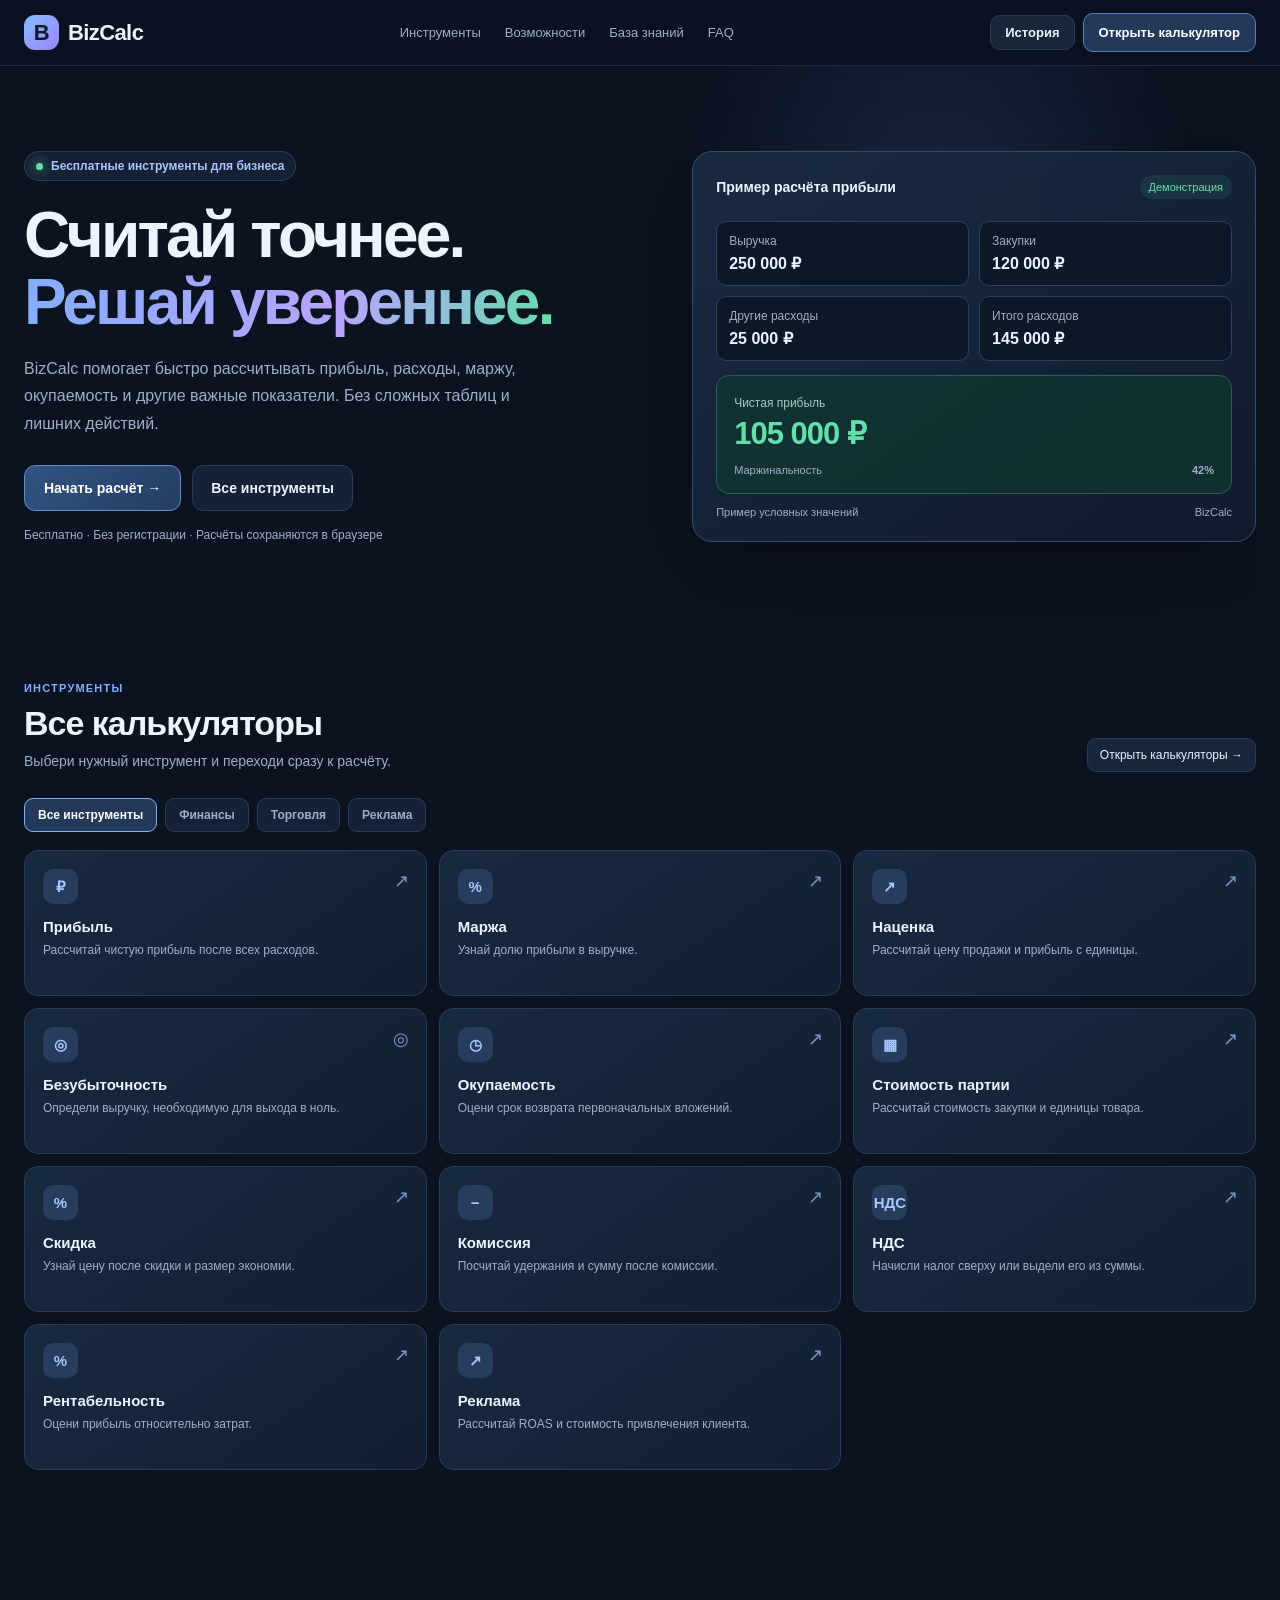
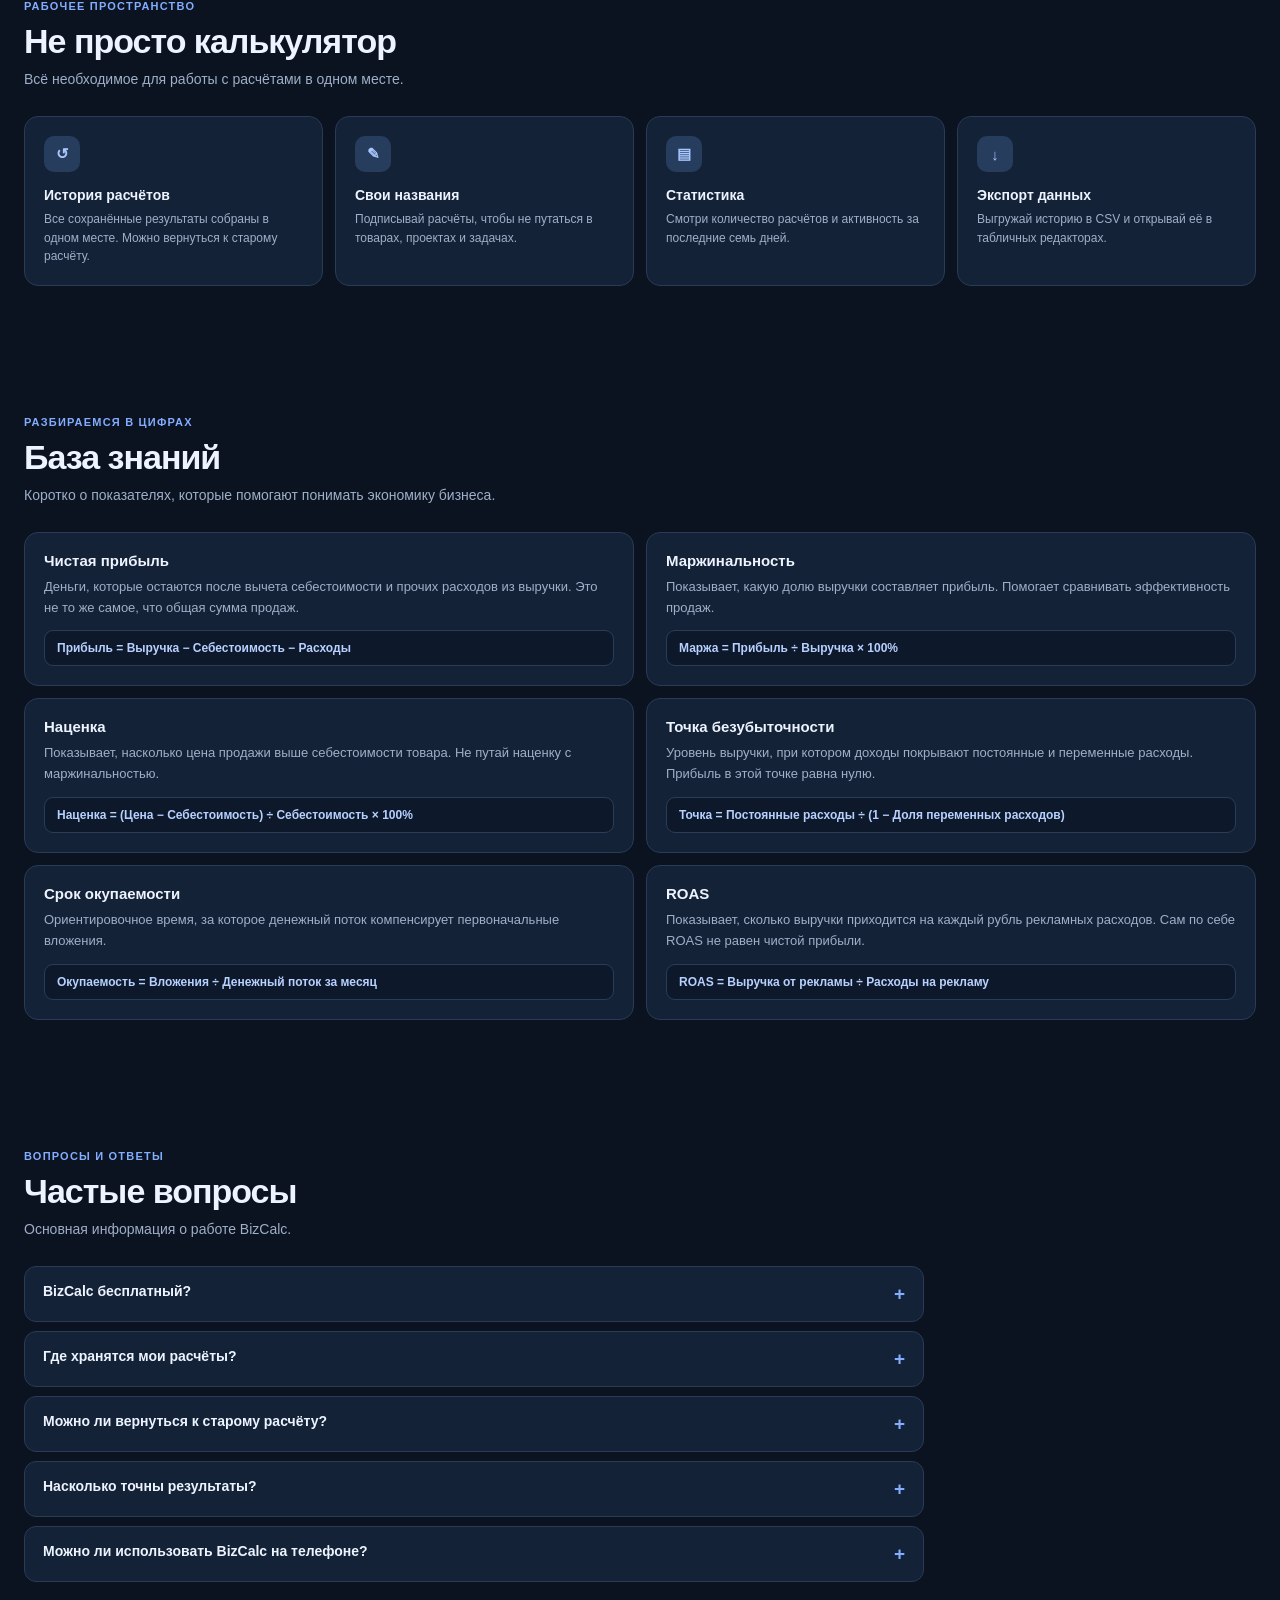
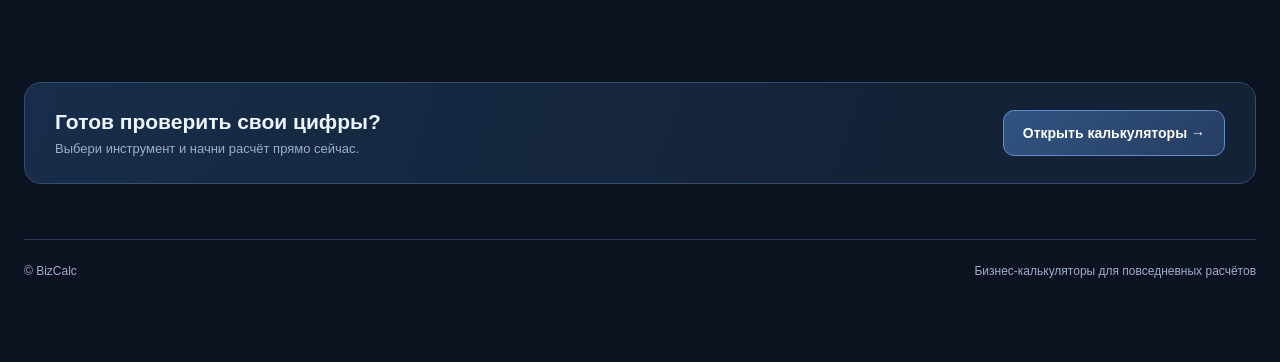
<file: index.html>
<!DOCTYPE html>
<html lang="ru">
<head>
<meta charset="UTF-8">
<meta name="viewport" content="width=device-width, initial-scale=1">
<meta name="theme-color" content="#0b1220">
<meta name="description" content="BizCalc — бесплатные бизнес-калькуляторы для расчёта прибыли, маржи, наценки, окупаемости и других показателей.">
<title>BizCalc — бизнес-калькуляторы</title>
<link rel="stylesheet" href="assets/css/styles.css">
</head>
<body>
<header>
 <div class="header-inner">
  <div class="brand" id="brandHome"><b>B</b>BizCalc</div>
  <nav class="header-links">
   <a href="#catalog">Инструменты</a>
   <a href="#features">Возможности</a>
   <a href="#knowledge">База знаний</a>
   <a href="#faq">FAQ</a>
  </nav>
  <div class="header-actions">
   <button class="header-button" id="headerHistory">История</button>
   <button class="header-button primary" id="headerStart">Открыть калькулятор</button>
  </div>
 </div>
</header>

<main>
<!-- ГЛАВНАЯ -->
<div class="landing" id="landingPage">
 <section class="hero">
  <div class="hero-copy">
   <div class="eyebrow">Бесплатные инструменты для бизнеса</div>
   <h1>Считай точнее.<br><span class="gradient-text">Решай увереннее.</span></h1>
   <p class="hero-description">BizCalc помогает быстро рассчитывать прибыль, расходы, маржу, окупаемость и другие важные показатели. Без сложных таблиц и лишних действий.</p>
   <div class="hero-actions">
    <button class="big-button" id="heroStart">Начать расчёт →</button>
    <a class="secondary-button" href="#catalog">Все инструменты</a>
   </div>
   <div class="hero-note">Бесплатно · Без регистрации · Расчёты сохраняются в браузере</div>
  </div>
  <div class="hero-demo">
   <div class="demo-top"><div class="demo-title">Пример расчёта прибыли</div><div class="demo-tag">Демонстрация</div></div>
   <div class="demo-inputs">
    <div class="demo-input"><div class="demo-label">Выручка</div><strong>250 000 ₽</strong></div>
    <div class="demo-input"><div class="demo-label">Закупки</div><strong>120 000 ₽</strong></div>
    <div class="demo-input"><div class="demo-label">Другие расходы</div><strong>25 000 ₽</strong></div>
    <div class="demo-input"><div class="demo-label">Итого расходов</div><strong>145 000 ₽</strong></div>
   </div>
   <div class="demo-result">
    <small>Чистая прибыль</small>
    <div class="demo-number" id="demoProfit">105 000 ₽</div>
    <div class="demo-foot"><span>Маржинальность</span><strong>42%</strong></div>
   </div>
   <div class="demo-foot"><span>Пример условных значений</span><span>BizCalc</span></div>
  </div>
 </section>

 <section class="section reveal" id="catalog">
  <div class="section-heading">
   <div><div class="section-kicker">Инструменты</div><h2>Все калькуляторы</h2><p>Выбери нужный инструмент и переходи сразу к расчёту.</p></div>
   <button class="text-button" id="catalogOpenAll">Открыть калькуляторы →</button>
  </div>
  <div class="catalog-filters">
   <button class="filter-button active" data-filter="all">Все инструменты</button>
   <button class="filter-button" data-filter="finance">Финансы</button>
   <button class="filter-button" data-filter="trade">Торговля</button>
   <button class="filter-button" data-filter="marketing">Реклама</button>
  </div>
  <div class="catalog-grid" id="catalogGrid">
   <button class="tool-card" data-tool="profit" data-category="finance"><span class="tool-arrow">↗</span><div class="tool-icon">₽</div><h3>Прибыль</h3><p>Рассчитай чистую прибыль после всех расходов.</p></button>
   <button class="tool-card" data-tool="margin" data-category="finance"><span class="tool-arrow">↗</span><div class="tool-icon">%</div><h3>Маржа</h3><p>Узнай долю прибыли в выручке.</p></button>
   <button class="tool-card" data-tool="markup" data-category="trade"><span class="tool-arrow">↗</span><div class="tool-icon">↗</div><h3>Наценка</h3><p>Рассчитай цену продажи и прибыль с единицы.</p></button>
   <button class="tool-card" data-tool="break" data-category="finance"><span class="tool-arrow">◎</span><div class="tool-icon">◎</div><h3>Безубыточность</h3><p>Определи выручку, необходимую для выхода в ноль.</p></button>
   <button class="tool-card" data-tool="payback" data-category="finance"><span class="tool-arrow">↗</span><div class="tool-icon">◷</div><h3>Окупаемость</h3><p>Оцени срок возврата первоначальных вложений.</p></button>
   <button class="tool-card" data-tool="batch" data-category="trade"><span class="tool-arrow">↗</span><div class="tool-icon">▦</div><h3>Стоимость партии</h3><p>Рассчитай стоимость закупки и единицы товара.</p></button>
   <button class="tool-card" data-tool="discount" data-category="trade"><span class="tool-arrow">↗</span><div class="tool-icon">%</div><h3>Скидка</h3><p>Узнай цену после скидки и размер экономии.</p></button>
   <button class="tool-card" data-tool="commission" data-category="trade"><span class="tool-arrow">↗</span><div class="tool-icon">−</div><h3>Комиссия</h3><p>Посчитай удержания и сумму после комиссии.</p></button>
   <button class="tool-card" data-tool="vat" data-category="finance"><span class="tool-arrow">↗</span><div class="tool-icon">НДС</div><h3>НДС</h3><p>Начисли налог сверху или выдели его из суммы.</p></button>
   <button class="tool-card" data-tool="roi" data-category="finance"><span class="tool-arrow">↗</span><div class="tool-icon">%</div><h3>Рентабельность</h3><p>Оцени прибыль относительно затрат.</p></button>
   <button class="tool-card" data-tool="ads" data-category="marketing"><span class="tool-arrow">↗</span><div class="tool-icon">↗</div><h3>Реклама</h3><p>Рассчитай ROAS и стоимость привлечения клиента.</p></button>
  </div>
 </section>

 <section class="section reveal" id="features">
  <div class="section-heading"><div><div class="section-kicker">Рабочее пространство</div><h2>Не просто калькулятор</h2><p>Всё необходимое для работы с расчётами в одном месте.</p></div></div>
  <div class="features-grid">
   <article class="feature-card"><div class="feature-icon">↺</div><h3>История расчётов</h3><p>Все сохранённые результаты собраны в одном месте. Можно вернуться к старому расчёту.</p></article>
   <article class="feature-card"><div class="feature-icon">✎</div><h3>Свои названия</h3><p>Подписывай расчёты, чтобы не путаться в товарах, проектах и задачах.</p></article>
   <article class="feature-card"><div class="feature-icon">▤</div><h3>Статистика</h3><p>Смотри количество расчётов и активность за последние семь дней.</p></article>
   <article class="feature-card"><div class="feature-icon">↓</div><h3>Экспорт данных</h3><p>Выгружай историю в CSV и открывай её в табличных редакторах.</p></article>
  </div>
 </section>

 <section class="section reveal" id="knowledge">
  <div class="section-heading"><div><div class="section-kicker">Разбираемся в цифрах</div><h2>База знаний</h2><p>Коротко о показателях, которые помогают понимать экономику бизнеса.</p></div></div>
  <div class="knowledge-grid">
   <article class="knowledge-card"><h3>Чистая прибыль</h3><p>Деньги, которые остаются после вычета себестоимости и прочих расходов из выручки. Это не то же самое, что общая сумма продаж.</p><div class="formula">Прибыль = Выручка − Себестоимость − Расходы</div></article>
   <article class="knowledge-card"><h3>Маржинальность</h3><p>Показывает, какую долю выручки составляет прибыль. Помогает сравнивать эффективность продаж.</p><div class="formula">Маржа = Прибыль ÷ Выручка × 100%</div></article>
   <article class="knowledge-card"><h3>Наценка</h3><p>Показывает, насколько цена продажи выше себестоимости товара. Не путай наценку с маржинальностью.</p><div class="formula">Наценка = (Цена − Себестоимость) ÷ Себестоимость × 100%</div></article>
   <article class="knowledge-card"><h3>Точка безубыточности</h3><p>Уровень выручки, при котором доходы покрывают постоянные и переменные расходы. Прибыль в этой точке равна нулю.</p><div class="formula">Точка = Постоянные расходы ÷ (1 − Доля переменных расходов)</div></article>
   <article class="knowledge-card"><h3>Срок окупаемости</h3><p>Ориентировочное время, за которое денежный поток компенсирует первоначальные вложения.</p><div class="formula">Окупаемость = Вложения ÷ Денежный поток за месяц</div></article>
   <article class="knowledge-card"><h3>ROAS</h3><p>Показывает, сколько выручки приходится на каждый рубль рекламных расходов. Сам по себе ROAS не равен чистой прибыли.</p><div class="formula">ROAS = Выручка от рекламы ÷ Расходы на рекламу</div></article>
  </div>
 </section>

 <section class="section reveal" id="faq">
  <div class="section-heading"><div><div class="section-kicker">Вопросы и ответы</div><h2>Частые вопросы</h2><p>Основная информация о работе BizCalc.</p></div></div>
  <div class="faq-list">
   <details class="faq-item"><summary>BizCalc бесплатный?</summary><div class="faq-answer">Да. Все представленные калькуляторы доступны бесплатно. Для основных расчётов не нужна регистрация.</div></details>
   <details class="faq-item"><summary>Где хранятся мои расчёты?</summary><div class="faq-answer">Сохранённые расчёты хранятся в локальном хранилище браузера на твоём устройстве. Очистка данных сайта или браузера может удалить их. Для дополнительной сохранности используй экспорт CSV.</div></details>
   <details class="faq-item"><summary>Можно ли вернуться к старому расчёту?</summary><div class="faq-answer">Да. Открой историю, найди нужную запись и нажми «Открыть расчёт». Значения полей восстановятся в калькуляторе.</div></details>
   <details class="faq-item"><summary>Насколько точны результаты?</summary><div class="faq-answer">Калькуляторы выполняют математические расчёты по введённым данным. Результат зависит от полноты и правильности исходных значений. Некоторые реальные бизнес-расходы могут потребовать отдельного учёта.</div></details>
   <details class="faq-item"><summary>Можно ли использовать BizCalc на телефоне?</summary><div class="faq-answer">Да. Интерфейс адаптирован для мобильных устройств и компьютеров.</div></details>
  </div>
 </section>

 <div class="cta-strip reveal">
  <div><h2>Готов проверить свои цифры?</h2><p>Выбери инструмент и начни расчёт прямо сейчас.</p></div>
  <button class="big-button" id="bottomStart">Открыть калькуляторы →</button>
 </div>
 <footer><span>© BizCalc</span><span>Бизнес-калькуляторы для повседневных расчётов</span></footer>
</div>

<!-- СТРАНИЦА КАЛЬКУЛЯТОРОВ -->
<div id="calculatorPage">
 <button class="back-home" id="backHomeFromCalc">← На главную</button>
 <div class="layout">
  <section class="left-column">
   <h1>Калькуляторы</h1>
   <p class="intro">Выбери инструмент и рассчитай нужные показатели.</p>
   <details class="mode-picker" id="modePicker">
    <summary id="modeSummary">Прибыль</summary>
    <div class="mode-options">
     <button class="mode active" data-mode="profit">Прибыль</button>
     <button class="mode" data-mode="margin">Маржа</button>
     <button class="mode" data-mode="markup">Наценка</button>
     <button class="mode" data-mode="break">Безубыточность</button>
     <button class="mode" data-mode="payback">Окупаемость</button>
     <button class="mode" data-mode="batch">Стоимость партии</button>
     <button class="mode" data-mode="discount">Скидка</button>
     <button class="mode" data-mode="commission">Комиссия</button>
     <button class="mode" data-mode="vat">НДС</button>
     <button class="mode" data-mode="roi">Рентабельность</button>
     <button class="mode" data-mode="ads">Реклама</button>
    </div>
   </details>
   <p id="description">Выручка минус себестоимость и прочие расходы.</p>

   <section class="panel" data-panel="profit">
    <h2>Чистая прибыль</h2><div class="sub">Выручка за вычетом затрат</div>
    <div class="field"><label for="revenue">Выручка, ₽</label><input id="revenue" type="number" value="250000"></div>
    <div class="field"><label for="costs">Себестоимость и закупки, ₽</label><input id="costs" type="number" value="120000"></div>
    <div class="field"><label for="other">Прочие расходы, ₽</label><input id="other" type="number" value="25000"></div>
    <div class="result"><small>Чистая прибыль</small><div class="value" id="profitValue"></div><div class="hint" id="profitHint"></div></div>
   </section>
   <section class="panel" data-panel="margin" hidden>
    <h2>Маржинальность</h2><div class="sub">Доля прибыли в выручке</div>
    <div class="field"><label for="mRevenue">Выручка, ₽</label><input id="mRevenue" type="number" value="250000"></div>
    <div class="field"><label for="mProfit">Прибыль, ₽</label><input id="mProfit" type="number" value="75000"></div>
    <div class="result"><small>Маржинальность</small><div class="value" id="marginValue"></div><div class="hint">Прибыль относительно выручки</div></div>
   </section>
   <section class="panel" data-panel="markup" hidden>
    <h2>Наценка</h2><div class="sub">Цена продажи на основе себестоимости</div>
    <div class="field"><label for="purchase">Себестоимость единицы, ₽</label><input id="purchase" type="number" value="800"></div>
    <div class="field"><label for="markup">Наценка, %</label><input id="markup" type="number" value="40"></div>
    <div class="result"><small>Цена продажи</small><div class="value" id="salePrice"></div><div class="hint" id="markupHint"></div></div>
   </section>
   <section class="panel" data-panel="break" hidden>
    <h2>Точка безубыточности</h2><div class="sub">Выручка, необходимая для покрытия расходов</div>
    <div class="field"><label for="fixed">Постоянные расходы, ₽</label><input id="fixed" type="number" value="100000"></div>
    <div class="field"><label for="variable">Переменные расходы, % от выручки</label><input id="variable" type="number" value="55"></div>
    <div class="result"><small>Выручка для выхода в ноль</small><div class="value" id="breakValue"></div><div class="hint" id="breakHint"></div></div>
   </section>
   <section class="panel" data-panel="payback" hidden>
    <h2>Окупаемость</h2><div class="sub">Срок возврата вложений</div>
    <div class="field"><label for="investment">Первоначальные вложения, ₽</label><input id="investment" type="number" value="300000"></div>
    <div class="field"><label for="monthly">Денежный поток в месяц, ₽</label><input id="monthly" type="number" value="50000"></div>
    <div class="result"><small>Срок окупаемости</small><div class="value" id="paybackValue"></div><div class="hint">При сохранении текущего денежного потока</div></div>
   </section>
   <section class="panel" data-panel="batch" hidden>
    <h2>Стоимость партии</h2><div class="sub">Полная стоимость закупки и единицы товара</div>
    <div class="field"><label for="quantity">Количество единиц</label><input id="quantity" type="number" value="100"></div>
    <div class="field"><label for="batchCost">Стоимость закупки, ₽</label><input id="batchCost" type="number" value="50000"></div>
    <div class="field"><label for="delivery">Доставка и дополнительные расходы, ₽</label><input id="delivery" type="number" value="5000"></div>
    <div class="result"><small>Себестоимость одной единицы</small><div class="value" id="unitValue"></div><div class="hint" id="batchHint"></div></div>
   </section>
   <section class="panel" data-panel="discount" hidden>
    <h2>Расчёт скидки</h2><div class="sub">Цена после скидки и экономия</div>
    <div class="field"><label for="discountPrice">Исходная цена, ₽</label><input id="discountPrice" type="number" value="5000"></div>
    <div class="field"><label for="discountPercent">Скидка, %</label><input id="discountPercent" type="number" value="15"></div>
    <div class="field"><label for="discountQty">Количество товаров</label><input id="discountQty" type="number" value="1"></div>
    <div class="result"><small>Цена после скидки</small><div class="value" id="discountValue"></div><div class="hint" id="discountHint"></div></div>
   </section>
   <section class="panel" data-panel="commission" hidden>
    <h2>Комиссия</h2><div class="sub">Сумма после удержания комиссии</div>
    <div class="field"><label for="commissionRevenue">Сумма продажи, ₽</label><input id="commissionRevenue" type="number" value="10000"></div>
    <div class="field"><label for="commissionPercent">Процент комиссии, %</label><input id="commissionPercent" type="number" value="5"></div>
    <div class="field"><label for="commissionExtra">Дополнительные расходы, ₽</label><input id="commissionExtra" type="number" value="200"></div>
    <div class="result"><small>Останется после удержаний</small><div class="value" id="commissionValue"></div><div class="hint" id="commissionHint"></div></div>
   </section>
   <section class="panel" data-panel="vat" hidden>
    <h2>Калькулятор НДС</h2><div class="sub">Начисление или выделение налога</div>
    <div class="field"><label for="vatAmount">Сумма, ₽</label><input id="vatAmount" type="number" value="10000"></div>
    <div class="field"><label for="vatRate">Ставка НДС, %</label><input id="vatRate" type="number" value="20"></div>
    <div class="field"><label for="vatMode">Тип расчёта</label><select id="vatMode"><option value="add">Начислить НДС сверху</option><option value="extract">Выделить НДС из суммы</option></select></div>
    <div class="result"><small>Сумма НДС</small><div class="value" id="vatValue"></div><div class="hint" id="vatHint"></div></div>
   </section>
   <section class="panel" data-panel="roi" hidden>
    <h2>Рентабельность затрат</h2><div class="sub">Прибыль относительно затрат</div>
    <div class="field"><label for="roiProfit">Прибыль, ₽</label><input id="roiProfit" type="number" value="30000"></div>
    <div class="field"><label for="roiCosts">Затраты, ₽</label><input id="roiCosts" type="number" value="100000"></div>
    <div class="result"><small>Рентабельность затрат</small><div class="value" id="roiValue"></div><div class="hint">Прибыль относительно затрат</div></div>
   </section>
   <section class="panel" data-panel="ads" hidden>
    <h2>Эффективность рекламы</h2><div class="sub">Возврат рекламных расходов и стоимость клиента</div>
    <div class="field"><label for="adsSpend">Расходы на рекламу, ₽</label><input id="adsSpend" type="number" value="15000"></div>
    <div class="field"><label for="adsRevenue">Выручка от рекламы, ₽</label><input id="adsRevenue" type="number" value="60000"></div>
    <div class="field"><label for="adsClients">Количество клиентов</label><input id="adsClients" type="number" value="20"></div>
    <div class="result"><small>ROAS — возврат рекламных расходов</small><div class="value" id="adsValue"></div><div class="hint" id="adsHint"></div></div>
   </section>
   <div class="save-row">
    <input id="calculationLabel" maxlength="70" placeholder="Название расчёта (необязательно)">
    <button type="button" class="primary" id="saveCalculation">Сохранить расчёт</button>
   </div>
   <div class="save-status" id="saveStatus"></div>
  </section>
  <aside class="right-column">
   <section class="panel">
    <h2>Обзор</h2><div class="sub">Твоя статистика BizCalc</div>
    <div class="stats">
     <div class="stat"><small>Всего расчётов</small><strong id="statTotal">0</strong></div>
     <div class="stat"><small>За 7 дней</small><strong id="statWeek">0</strong></div>
     <div class="stat"><small>Инструментов</small><strong>11</strong></div>
    </div>
    <h2 style="font-size:15px;margin-top:16px">Последние расчёты</h2>
    <div id="recentCalculations" class="recent-list"></div>
   </section>
   <section class="panel desktop-history">
    <div style="display:flex;justify-content:space-between;align-items:center;gap:8px">
     <div><h2>История</h2><div class="sub">Последние сохранённые расчёты</div></div>
     <button type="button" class="text-button" id="desktopOpenHistory">Вся история</button>
    </div>
    <div id="desktopRecent" class="recent-list"></div>
   </section>
  </aside>
 </div>
 <section class="panel mobile-overview" style="margin-top:14px">
  <h2>Обзор</h2><div class="sub">Твоя статистика BizCalc</div>
  <div class="stats">
   <div class="stat"><small>Всего расчётов</small><strong id="mobileStatTotal">0</strong></div>
   <div class="stat"><small>За 7 дней</small><strong id="mobileStatWeek">0</strong></div>
   <div class="stat"><small>Инструментов</small><strong>11</strong></div>
  </div>
  <h2 style="font-size:15px">Последние расчёты</h2>
  <div id="mobileRecent" class="recent-list"></div>
 </section>
</div>

<!-- ИСТОРИЯ -->
<section class="panel history-page" id="historyPage">
 <button class="back-home" id="backHomeFromHistory">← На главную</button>
 <h1>История расчётов</h1>
 <p class="intro">Все сохранённые расчёты и их основные результаты.</p>
 <input id="historySearch" class="history-search" type="search" placeholder="Поиск по названию, калькулятору или результату">
 <div class="history-toolbar">
  <button type="button" class="text-button" id="exportHistory">Экспорт CSV</button>
  <button type="button" class="text-button" id="clearHistory">Очистить историю</button>
 </div>
 <div id="historyStatus" class="hint"></div>
 <div id="historyList" class="history-list"></div>
</section>
</main>

<nav class="bottom-nav" id="bottomNav">
 <button type="button" id="navCalculator" class="active">Калькуляторы</button>
 <button type="button" id="navHistory">История</button>
</nav>

<script src="assets/js/shared.js" defer></script>
<script src="assets/js/calculators.js" defer></script>
<script src="assets/js/history.js" defer></script>
<script src="assets/js/dashboard.js" defer></script>
<script src="assets/js/app.js" defer></script>
</body>
</html>
</file>
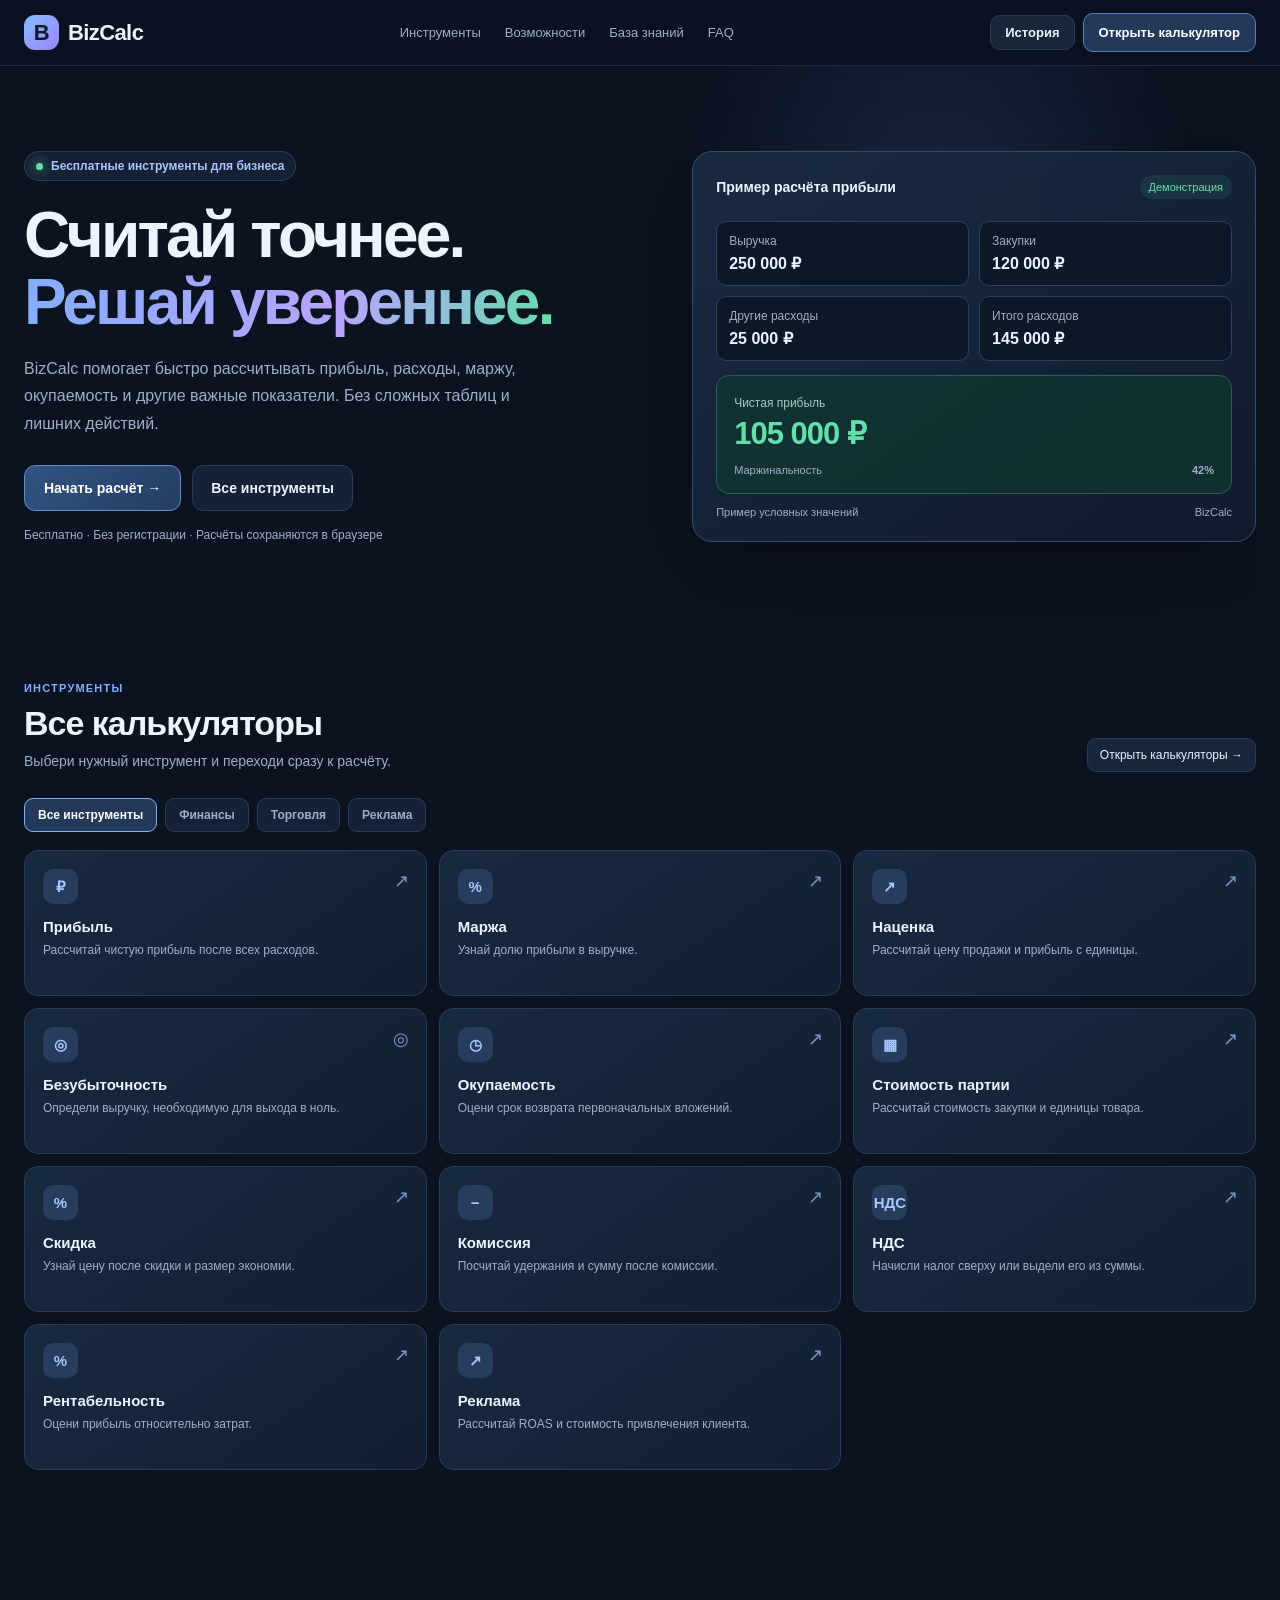
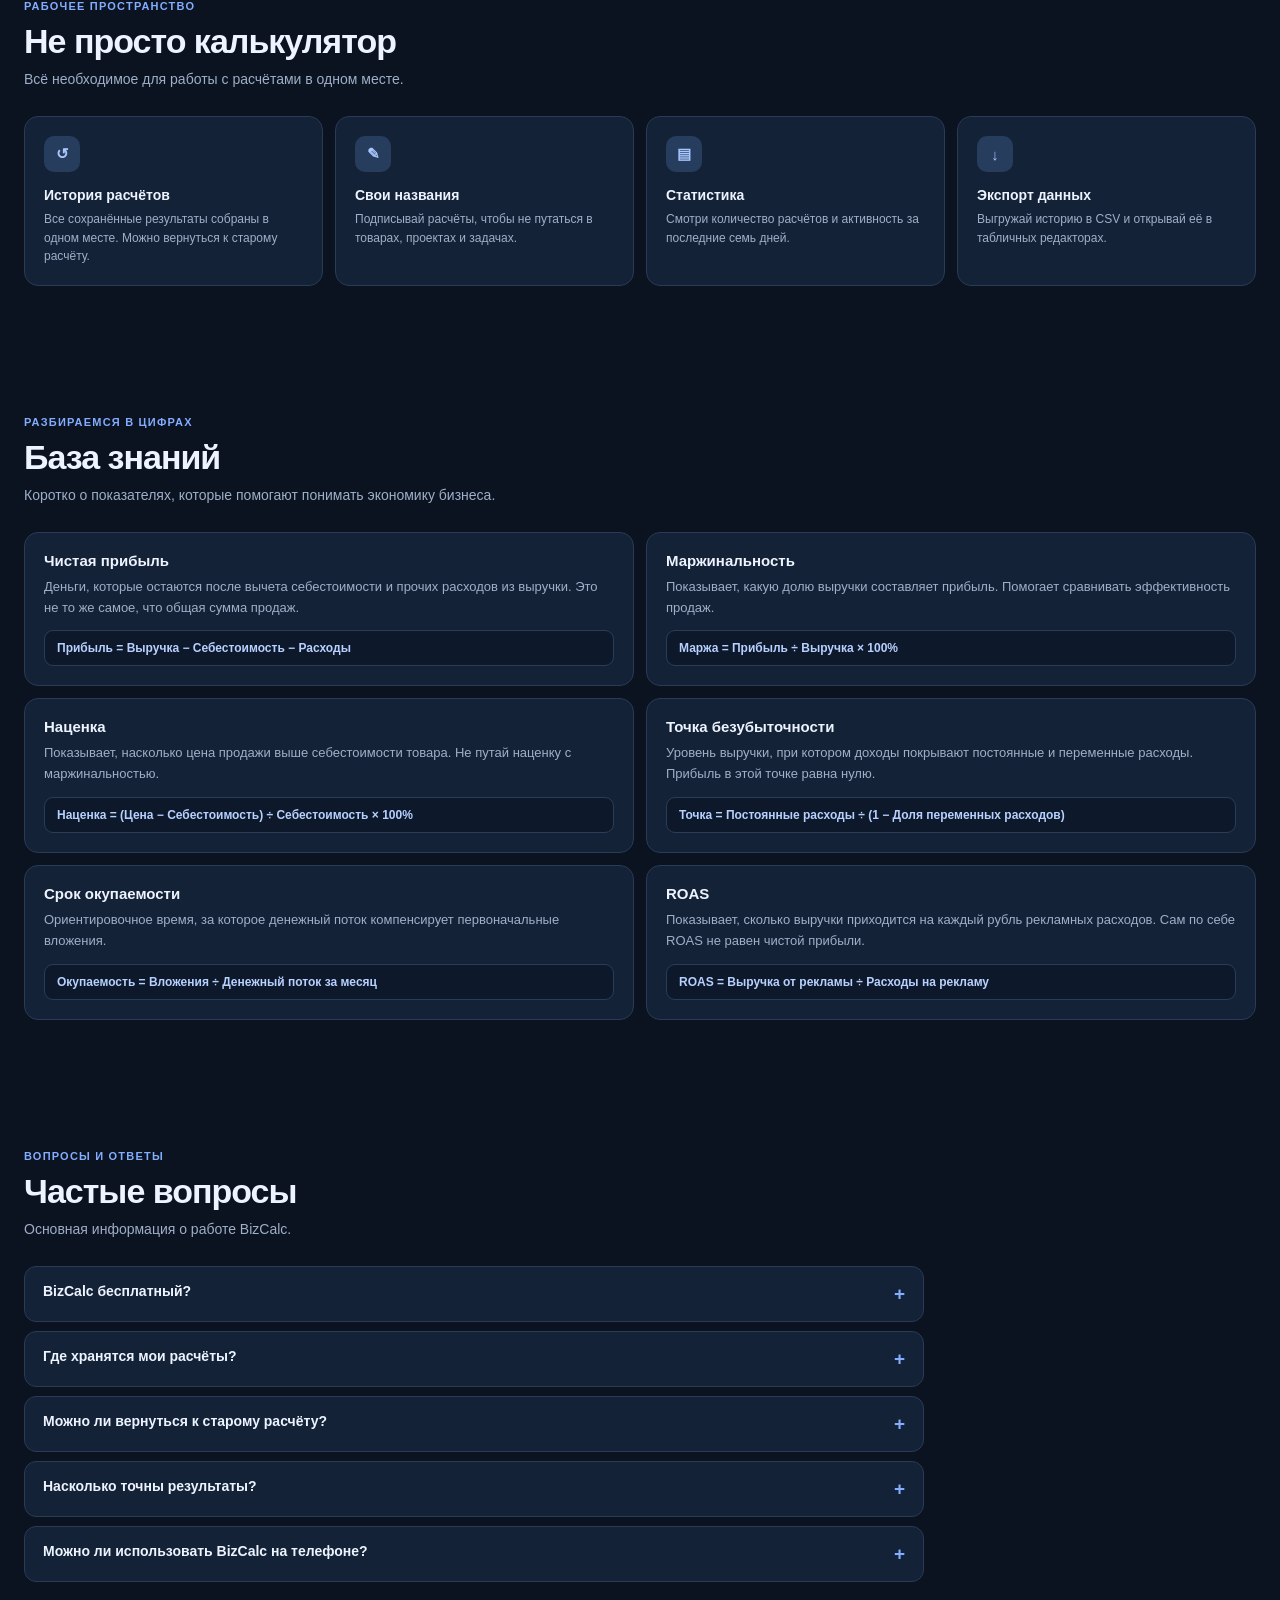
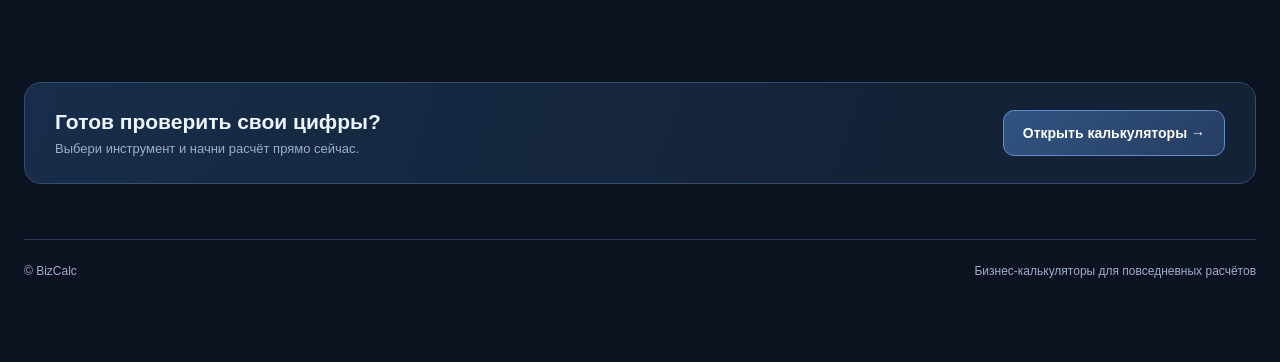
<file: bizcalc-main/index.html>
<!DOCTYPE html>
<html lang="ru">
<head>
<meta charset="UTF-8">
<meta name="viewport" content="width=device-width, initial-scale=1">
<meta name="theme-color" content="#0b1220">
<meta name="description" content="BizCalc — бесплатные бизнес-калькуляторы для расчёта прибыли, маржи, наценки, окупаемости и других показателей.">
<title>BizCalc — бизнес-калькуляторы</title>
<style>
:root{
 --bg:#0b1220;--panel:#142238;--line:#293b55;
 --txt:#edf4ff;--muted:#9eafc7;--blue:#83adff;--green:#62dfaa;
 --surface:#101c2d;--radius:16px;
}
*{box-sizing:border-box}
html{scroll-behavior:smooth;scroll-padding-top:85px}
body{margin:0;background:var(--bg);color:var(--txt);font:15px -apple-system,BlinkMacSystemFont,"Segoe UI",sans-serif;overflow-x:hidden}
button,input,select{font:inherit}
button{cursor:pointer}
a{color:inherit;text-decoration:none}
button:focus-visible,a:focus-visible,input:focus-visible,select:focus-visible{outline:2px solid var(--blue);outline-offset:3px}
header{position:sticky;top:0;z-index:30;background:rgba(11,18,32,.88);backdrop-filter:blur(18px);border-bottom:1px solid rgba(41,59,85,.65)}
.header-inner{max-width:1320px;margin:auto;padding:13px 24px;display:flex;align-items:center;justify-content:space-between;gap:18px}
.brand{font-size:22px;font-weight:850;letter-spacing:-.6px;display:flex;align-items:center;cursor:pointer}
.brand b{display:inline-grid;place-items:center;width:35px;height:35px;margin-right:9px;border-radius:11px;background:linear-gradient(135deg,#83bdff,#9a85ff);color:#101a2a}
.header-links{display:flex;align-items:center;gap:24px;color:var(--muted);font-size:13px}
.header-links a:hover{color:var(--txt)}
.header-actions{display:flex;gap:8px;align-items:center}
.header-button{border:1px solid var(--line);background:#17263b;color:var(--txt);padding:9px 14px;border-radius:10px;font-weight:650;font-size:13px}
.header-button.primary{background:#23395a;border-color:#557db8}
main{max-width:1320px;margin:auto;padding:0 24px 60px}
.landing{display:block}
.hero{position:relative;min-height:510px;padding:85px 0 75px;display:grid;grid-template-columns:1.05fr .95fr;align-items:center;gap:45px;overflow:hidden}
.hero:before{content:"";position:absolute;width:540px;height:540px;right:4%;top:-130px;background:radial-gradient(circle,rgba(93,139,220,.19),transparent 68%);pointer-events:none;animation:glow 8s ease-in-out infinite alternate}
.hero-copy,.hero-demo{position:relative;z-index:1;animation:fadeUp .8s both}
.eyebrow{display:inline-flex;align-items:center;gap:8px;color:#a9c7ff;background:rgba(131,173,255,.09);border:1px solid rgba(131,173,255,.2);padding:7px 11px;border-radius:30px;font-size:12px;font-weight:700;margin-bottom:21px}
.eyebrow:before{content:"";width:7px;height:7px;border-radius:50%;background:var(--green);box-shadow:0 0 12px var(--green)}
.hero h1{font-size:clamp(39px,5vw,65px);line-height:1.04;letter-spacing:-2.8px;margin:0 0 20px;max-width:680px}
.gradient-text{background:linear-gradient(100deg,#83adff,#b8a4ff 60%,#62dfaa);-webkit-background-clip:text;background-clip:text;color:transparent}
.hero-description{max-width:540px;color:var(--muted);font-size:16px;line-height:1.7;margin:0 0 28px}
.hero-actions{display:flex;gap:11px;flex-wrap:wrap}
.big-button{border:1px solid #628bca;background:linear-gradient(135deg,#315482,#263d62);color:white;border-radius:11px;padding:14px 19px;font-weight:750;font-size:14px;transition:.2s}
.big-button:hover{transform:translateY(-2px);filter:brightness(1.15)}
.secondary-button{border:1px solid var(--line);background:#142238;color:var(--txt);border-radius:11px;padding:14px 18px;font-weight:650;font-size:14px;transition:.2s}
.secondary-button:hover{border-color:var(--blue);transform:translateY(-2px)}
.hero-note{font-size:12px;color:var(--muted);margin-top:17px}
.hero-demo{background:linear-gradient(145deg,rgba(25,43,67,.97),rgba(16,28,45,.98));border:1px solid #344c6b;border-radius:20px;padding:23px;box-shadow:0 25px 80px rgba(0,0,0,.25);transform:rotate(1deg);animation:fadeUp .9s .15s both}
.demo-top{display:flex;justify-content:space-between;align-items:center;margin-bottom:22px}
.demo-title{font-size:14px;font-weight:750}
.demo-tag{font-size:11px;color:var(--green);background:rgba(98,223,170,.09);padding:6px 9px;border-radius:20px}
.demo-label{font-size:12px;color:var(--muted);margin-bottom:6px}
.demo-inputs{display:grid;grid-template-columns:1fr 1fr;gap:10px}
.demo-input{background:#0c1728;border:1px solid #2d405b;border-radius:10px;padding:12px}
.demo-input strong{font-size:16px}
.demo-result{margin-top:14px;padding:17px;border-radius:13px;background:rgba(16,57,49,.65);border:1px solid #28614f}
.demo-result small{font-size:12px;color:#a8c9bc}
.demo-number{font-size:31px;color:var(--green);font-weight:850;letter-spacing:-1px;margin-top:5px}
.demo-foot{display:flex;justify-content:space-between;gap:12px;margin-top:12px;color:var(--muted);font-size:11px}
.section{padding:65px 0}
.section-heading{display:flex;justify-content:space-between;align-items:flex-end;gap:20px;margin-bottom:26px}
.section-heading h2{font-size:clamp(25px,3vw,34px);letter-spacing:-1px;margin:0 0 8px}
.section-heading p{color:var(--muted);font-size:14px;margin:0;line-height:1.5}
.section-kicker{font-size:11px;letter-spacing:1.2px;text-transform:uppercase;color:var(--blue);font-weight:750;margin-bottom:10px}
.catalog-filters{display:flex;gap:8px;flex-wrap:wrap;margin-bottom:18px}
.filter-button{padding:9px 13px;border:1px solid var(--line);background:#142238;color:var(--muted);border-radius:9px;font-size:12px;font-weight:650}
.filter-button.active{background:#23395a;border-color:var(--blue);color:white}
.catalog-grid{display:grid;grid-template-columns:repeat(3,minmax(0,1fr));gap:12px}
.tool-card{position:relative;min-width:0;text-align:left;padding:18px;background:linear-gradient(145deg,#172940,#121f32);border:1px solid var(--line);border-radius:14px;color:var(--txt);transition:transform .2s,border-color .2s,background .2s;animation:fadeUp .5s both}
.tool-card:hover{transform:translateY(-4px);border-color:#6489c0;background:#1a2e49}
.tool-icon{width:35px;height:35px;display:grid;place-items:center;border-radius:10px;background:#263d5d;color:#a9c7ff;font-weight:850;font-size:15px;margin-bottom:14px}
.tool-card h3{font-size:15px;margin:0 0 6px}
.tool-card p{font-size:12px;color:var(--muted);line-height:1.5;margin:0;min-height:36px}
.tool-arrow{position:absolute;right:17px;top:19px;color:#7899c6;font-size:18px}
.features-grid{display:grid;grid-template-columns:repeat(4,minmax(0,1fr));gap:12px}
.feature-card{padding:19px;background:var(--panel);border:1px solid var(--line);border-radius:14px;min-height:165px;transition:.2s}
.feature-card:hover{transform:translateY(-3px);border-color:#526f98}
.feature-icon{width:36px;height:36px;border-radius:10px;background:#263d5d;display:grid;place-items:center;color:#a9c7ff;font-weight:800;margin-bottom:15px}
.feature-card h3{font-size:14px;margin:0 0 7px}
.feature-card p{font-size:12px;color:var(--muted);line-height:1.55;margin:0}
.knowledge-grid{display:grid;grid-template-columns:repeat(2,minmax(0,1fr));gap:12px}
.knowledge-card{background:#142238;border:1px solid var(--line);border-radius:14px;padding:19px}
.knowledge-card h3{font-size:15px;margin:0 0 8px}
.knowledge-card p{font-size:13px;color:var(--muted);line-height:1.6;margin:0}
.formula{margin-top:12px;padding:10px 12px;background:#0d192a;border:1px solid #293d58;border-radius:9px;color:#b7d0ff;font-size:12px;font-weight:650}
.faq-list{display:grid;gap:9px;max-width:900px}
.faq-item{border:1px solid var(--line);border-radius:12px;background:var(--panel);overflow:hidden}
.faq-item summary{padding:16px 18px;cursor:pointer;font-size:14px;font-weight:700;list-style:none;display:flex;justify-content:space-between;gap:15px}
.faq-item summary::-webkit-details-marker{display:none}
.faq-item summary:after{content:"+";color:var(--blue);font-size:19px}
.faq-item[open] summary:after{content:"−"}
.faq-answer{padding:0 18px 17px;color:var(--muted);font-size:13px;line-height:1.65}
.cta-strip{margin:35px 0 15px;padding:27px 30px;border:1px solid #344e70;border-radius:17px;background:linear-gradient(110deg,#172d49,#142238 70%);display:flex;justify-content:space-between;align-items:center;gap:20px}
.cta-strip h2{font-size:21px;margin:0 0 7px}
.cta-strip p{font-size:13px;color:var(--muted);margin:0}
footer{border-top:1px solid var(--line);margin-top:55px;padding:24px 0;color:var(--muted);font-size:12px;display:flex;justify-content:space-between;gap:15px;flex-wrap:wrap}
.reveal{opacity:0;transform:translateY(22px);transition:opacity .65s ease,transform .65s ease}
.reveal.visible{opacity:1;transform:translateY(0)}
/* Приложение */
#calculatorPage{display:none;padding-top:25px}
#historyPage{display:none;padding-top:25px}
#historyPage.active{display:block}
.layout{display:grid;grid-template-columns:minmax(0,1.15fr) minmax(350px,.85fr);gap:18px;align-items:start}
.left-column,.right-column{min-width:0}
.panel{background:var(--panel);border:1px solid var(--line);border-radius:15px;padding:17px}
.panel h2{font-size:18px;margin:0 0 5px}
.sub{font-size:13px;color:var(--muted);margin-bottom:13px;line-height:1.4}
#calculatorPage h1,#historyPage h1{font-size:27px;letter-spacing:-.7px;margin:0 0 7px}
.intro{color:var(--muted);font-size:13px;margin:0 0 15px}
.mode-picker{position:relative;margin-bottom:12px}
.mode-picker summary{list-style:none;cursor:pointer;padding:13px 15px;border:1px solid var(--line);background:#17263b;border-radius:11px;font-weight:650;display:flex;justify-content:space-between;align-items:center}
.mode-picker summary::-webkit-details-marker{display:none}
.mode-picker summary:after{content:"⌄";font-size:18px;color:var(--blue)}
.mode-picker[open] summary{border-color:var(--blue);border-radius:11px 11px 0 0}
.mode-options{display:grid;grid-template-columns:repeat(3,minmax(0,1fr));gap:7px;padding:10px;background:#101c2d;border:1px solid var(--blue);border-top:0;border-radius:0 0 11px 11px}
.mode{border:1px solid var(--line);background:#142238;color:#c2d0e4;border-radius:9px;padding:10px 7px;font-size:12px;font-weight:650}
.mode.active{background:#23395a;border-color:var(--blue);color:white}
#description{font-size:13px;color:var(--muted);margin:0 0 12px;min-height:18px}
.field{margin:12px 0}
.field label{display:block;font-size:13px;color:#c0cde0;margin-bottom:6px}
input,select{width:100%;padding:11px;border:1px solid #354a67;border-radius:10px;background:#0c1728;color:white;font-size:16px;outline:none}
input:focus,select:focus{border-color:var(--blue)}
.result{margin-top:15px;padding:14px;border-radius:12px;background:#102b2a;border:1px solid #24594c}
.result small{color:#a8c9bc;font-size:12px}
.value{font-size:26px;font-weight:800;color:var(--green);margin-top:5px;overflow-wrap:anywhere}
.hint{font-size:12px;color:#a7b9ca;margin-top:5px;line-height:1.4}
.save-row{display:grid;grid-template-columns:1fr auto;gap:8px;margin-top:12px}
.primary{border:1px solid var(--blue);background:#23395a;color:white;border-radius:10px;padding:11px 15px;font-weight:650}
.save-status{font-size:12px;color:var(--green);margin-top:8px;min-height:15px}
.right-column{display:grid;gap:14px}
.stats{display:grid;grid-template-columns:repeat(3,minmax(0,1fr));gap:8px;margin:13px 0}
.stat{background:#101c2d;border:1px solid var(--line);border-radius:11px;padding:11px}
.stat small{display:block;color:var(--muted);font-size:11px}
.stat strong{display:block;font-size:22px;margin-top:5px}
.recent-list{display:grid;gap:8px;margin-top:12px}
.mini-item{background:#101c2d;border:1px solid var(--line);border-radius:10px;padding:11px}
.mini-item strong{font-size:13px;display:block}
.mini-item .value{font-size:18px;margin-top:4px}
.mini-item .hint{margin-top:4px}
.text-button{border:1px solid var(--line);background:#17263b;color:var(--txt);border-radius:9px;padding:9px 12px;font-size:12px}
.history-search{margin:12px 0}
.history-list{display:grid;gap:10px;margin-top:12px}
.history-item{background:#101c2d;border:1px solid var(--line);border-radius:12px;padding:13px}
.history-top{display:flex;justify-content:space-between;gap:10px;align-items:flex-start}
.history-title{font-size:15px;font-weight:700}
.history-type{font-size:12px;color:var(--blue);margin-top:4px}
.history-date{font-size:11px;color:var(--muted);margin-top:4px}
.history-result{margin-top:11px;padding:11px;border-radius:10px;background:#102b2a;border:1px solid #24594c}
.history-result small{font-size:11px;color:#a8c9bc}
.history-result strong{display:block;color:var(--green);font-size:21px;margin-top:4px}
.history-result .hint{color:#b7c8c2}
.history-details{display:grid;grid-template-columns:repeat(2,minmax(0,1fr));gap:7px;margin-top:10px}
.detail{padding:9px;background:#142238;border:1px solid var(--line);border-radius:9px;min-width:0}
.detail small{display:block;color:var(--muted);font-size:11px}
.detail span{display:block;font-size:13px;font-weight:650;margin-top:4px;overflow-wrap:anywhere}
.history-actions{display:flex;gap:7px;flex-wrap:wrap;margin-top:11px}
.history-actions button{border:1px solid var(--line);background:#17263b;color:var(--txt);border-radius:9px;padding:8px 11px;font-size:12px}
.history-toolbar{display:flex;gap:8px;flex-wrap:wrap}
.desktop-history{margin-top:14px}
.mobile-overview{display:none}
.bottom-nav{display:none}
.empty{color:var(--muted);font-size:13px;padding:12px 0}
.back-home{margin-bottom:17px;border:0;background:transparent;color:var(--blue);padding:5px 0;font-size:13px;font-weight:650}
@keyframes fadeUp{from{opacity:0;transform:translateY(18px)}to{opacity:1;transform:translateY(0)}}
@keyframes glow{from{transform:translate(0,0) scale(1)}to{transform:translate(-35px,25px) scale(1.12)}}
@media(prefers-reduced-motion:reduce){*,*:before,*:after{scroll-behavior:auto!important;animation:none!important;transition:none!important}.reveal{opacity:1;transform:none}}
@media(max-width:900px){
 .hero{grid-template-columns:1fr;gap:30px;padding:65px 0}
 .hero-copy{max-width:700px}
 .hero-demo{max-width:570px;width:100%;transform:none}
 .features-grid{grid-template-columns:repeat(2,minmax(0,1fr))}
}
@media(max-width:760px){
 .header-inner{padding:11px 13px}
 .header-links{display:none}
 .brand{font-size:20px}
 .header-button{padding:8px 10px;font-size:12px}
 main{padding:0 13px 90px}
 .hero{padding:54px 0 45px;min-height:0;gap:28px}
 .hero h1{font-size:42px;letter-spacing:-1.8px}
 .hero-description{font-size:14px}
 .hero-demo{padding:17px}
 .demo-number{font-size:27px}
 .section{padding:43px 0}
 .section-heading{display:block}
 .section-heading .text-button{margin-top:12px}
 .catalog-grid{grid-template-columns:repeat(2,minmax(0,1fr));gap:8px}
 .tool-card{padding:13px}
 .tool-card p{font-size:11px}
 .tool-card h3{font-size:13px}
 .tool-icon{margin-bottom:10px}
 .features-grid{grid-template-columns:repeat(2,minmax(0,1fr));gap:8px}
 .feature-card{padding:14px;min-height:0}
 .knowledge-grid{grid-template-columns:1fr}
 .cta-strip{padding:20px;display:block}
 .cta-strip .big-button{margin-top:15px;width:100%}
 footer{margin-top:35px}
 #calculatorPage{padding-top:17px}
 #historyPage{padding-top:17px}
 .layout{display:block}
 .right-column{display:none}
 .desktop-history{display:none}
 .mobile-overview{display:block}
 .mode-options{grid-template-columns:repeat(2,minmax(0,1fr))}
 .mode-picker{margin-bottom:10px}
 .save-row{grid-template-columns:1fr}
 .save-row button{width:100%}
 .bottom-nav{position:fixed;z-index:20;left:0;right:0;bottom:0;display:grid;grid-template-columns:1fr 1fr;gap:8px;padding:9px 12px calc(9px + env(safe-area-inset-bottom));background:rgba(11,18,32,.97);border-top:1px solid var(--line);backdrop-filter:blur(14px)}
 .bottom-nav button{padding:12px;border:1px solid var(--line);background:#142238;color:#c2d0e4;border-radius:10px;font-weight:650}
 .bottom-nav button.active{border-color:var(--blue);background:#23395a;color:white}
 .history-page{padding-bottom:20px}
}
@media(max-width:390px){
 .hero h1{font-size:36px}
 .catalog-grid{grid-template-columns:1fr 1fr}
 .stats{gap:5px}
 .stat{padding:8px}
 .stat strong{font-size:19px}
}
</style>
</head>
<body>
<header>
 <div class="header-inner">
  <div class="brand" id="brandHome"><b>B</b>BizCalc</div>
  <nav class="header-links">
   <a href="#catalog">Инструменты</a>
   <a href="#features">Возможности</a>
   <a href="#knowledge">База знаний</a>
   <a href="#faq">FAQ</a>
  </nav>
  <div class="header-actions">
   <button class="header-button" id="headerHistory">История</button>
   <button class="header-button primary" id="headerStart">Открыть калькулятор</button>
  </div>
 </div>
</header>

<main>
<!-- ГЛАВНАЯ -->
<div class="landing" id="landingPage">
 <section class="hero">
  <div class="hero-copy">
   <div class="eyebrow">Бесплатные инструменты для бизнеса</div>
   <h1>Считай точнее.<br><span class="gradient-text">Решай увереннее.</span></h1>
   <p class="hero-description">BizCalc помогает быстро рассчитывать прибыль, расходы, маржу, окупаемость и другие важные показатели. Без сложных таблиц и лишних действий.</p>
   <div class="hero-actions">
    <button class="big-button" id="heroStart">Начать расчёт →</button>
    <a class="secondary-button" href="#catalog">Все инструменты</a>
   </div>
   <div class="hero-note">Бесплатно · Без регистрации · Расчёты сохраняются в браузере</div>
  </div>
  <div class="hero-demo">
   <div class="demo-top"><div class="demo-title">Пример расчёта прибыли</div><div class="demo-tag">Демонстрация</div></div>
   <div class="demo-inputs">
    <div class="demo-input"><div class="demo-label">Выручка</div><strong>250 000 ₽</strong></div>
    <div class="demo-input"><div class="demo-label">Закупки</div><strong>120 000 ₽</strong></div>
    <div class="demo-input"><div class="demo-label">Другие расходы</div><strong>25 000 ₽</strong></div>
    <div class="demo-input"><div class="demo-label">Итого расходов</div><strong>145 000 ₽</strong></div>
   </div>
   <div class="demo-result">
    <small>Чистая прибыль</small>
    <div class="demo-number" id="demoProfit">105 000 ₽</div>
    <div class="demo-foot"><span>Маржинальность</span><strong>42%</strong></div>
   </div>
   <div class="demo-foot"><span>Пример условных значений</span><span>BizCalc</span></div>
  </div>
 </section>

 <section class="section reveal" id="catalog">
  <div class="section-heading">
   <div><div class="section-kicker">Инструменты</div><h2>Все калькуляторы</h2><p>Выбери нужный инструмент и переходи сразу к расчёту.</p></div>
   <button class="text-button" id="catalogOpenAll">Открыть калькуляторы →</button>
  </div>
  <div class="catalog-filters">
   <button class="filter-button active" data-filter="all">Все инструменты</button>
   <button class="filter-button" data-filter="finance">Финансы</button>
   <button class="filter-button" data-filter="trade">Торговля</button>
   <button class="filter-button" data-filter="marketing">Реклама</button>
  </div>
  <div class="catalog-grid" id="catalogGrid">
   <button class="tool-card" data-tool="profit" data-category="finance"><span class="tool-arrow">↗</span><div class="tool-icon">₽</div><h3>Прибыль</h3><p>Рассчитай чистую прибыль после всех расходов.</p></button>
   <button class="tool-card" data-tool="margin" data-category="finance"><span class="tool-arrow">↗</span><div class="tool-icon">%</div><h3>Маржа</h3><p>Узнай долю прибыли в выручке.</p></button>
   <button class="tool-card" data-tool="markup" data-category="trade"><span class="tool-arrow">↗</span><div class="tool-icon">↗</div><h3>Наценка</h3><p>Рассчитай цену продажи и прибыль с единицы.</p></button>
   <button class="tool-card" data-tool="break" data-category="finance"><span class="tool-arrow">◎</span><div class="tool-icon">◎</div><h3>Безубыточность</h3><p>Определи выручку, необходимую для выхода в ноль.</p></button>
   <button class="tool-card" data-tool="payback" data-category="finance"><span class="tool-arrow">↗</span><div class="tool-icon">◷</div><h3>Окупаемость</h3><p>Оцени срок возврата первоначальных вложений.</p></button>
   <button class="tool-card" data-tool="batch" data-category="trade"><span class="tool-arrow">↗</span><div class="tool-icon">▦</div><h3>Стоимость партии</h3><p>Рассчитай стоимость закупки и единицы товара.</p></button>
   <button class="tool-card" data-tool="discount" data-category="trade"><span class="tool-arrow">↗</span><div class="tool-icon">%</div><h3>Скидка</h3><p>Узнай цену после скидки и размер экономии.</p></button>
   <button class="tool-card" data-tool="commission" data-category="trade"><span class="tool-arrow">↗</span><div class="tool-icon">−</div><h3>Комиссия</h3><p>Посчитай удержания и сумму после комиссии.</p></button>
   <button class="tool-card" data-tool="vat" data-category="finance"><span class="tool-arrow">↗</span><div class="tool-icon">НДС</div><h3>НДС</h3><p>Начисли налог сверху или выдели его из суммы.</p></button>
   <button class="tool-card" data-tool="roi" data-category="finance"><span class="tool-arrow">↗</span><div class="tool-icon">%</div><h3>Рентабельность</h3><p>Оцени прибыль относительно затрат.</p></button>
   <button class="tool-card" data-tool="ads" data-category="marketing"><span class="tool-arrow">↗</span><div class="tool-icon">↗</div><h3>Реклама</h3><p>Рассчитай ROAS и стоимость привлечения клиента.</p></button>
  </div>
 </section>

 <section class="section reveal" id="features">
  <div class="section-heading"><div><div class="section-kicker">Рабочее пространство</div><h2>Не просто калькулятор</h2><p>Всё необходимое для работы с расчётами в одном месте.</p></div></div>
  <div class="features-grid">
   <article class="feature-card"><div class="feature-icon">↺</div><h3>История расчётов</h3><p>Все сохранённые результаты собраны в одном месте. Можно вернуться к старому расчёту.</p></article>
   <article class="feature-card"><div class="feature-icon">✎</div><h3>Свои названия</h3><p>Подписывай расчёты, чтобы не путаться в товарах, проектах и задачах.</p></article>
   <article class="feature-card"><div class="feature-icon">▤</div><h3>Статистика</h3><p>Смотри количество расчётов и активность за последние семь дней.</p></article>
   <article class="feature-card"><div class="feature-icon">↓</div><h3>Экспорт данных</h3><p>Выгружай историю в CSV и открывай её в табличных редакторах.</p></article>
  </div>
 </section>

 <section class="section reveal" id="knowledge">
  <div class="section-heading"><div><div class="section-kicker">Разбираемся в цифрах</div><h2>База знаний</h2><p>Коротко о показателях, которые помогают понимать экономику бизнеса.</p></div></div>
  <div class="knowledge-grid">
   <article class="knowledge-card"><h3>Чистая прибыль</h3><p>Деньги, которые остаются после вычета себестоимости и прочих расходов из выручки. Это не то же самое, что общая сумма продаж.</p><div class="formula">Прибыль = Выручка − Себестоимость − Расходы</div></article>
   <article class="knowledge-card"><h3>Маржинальность</h3><p>Показывает, какую долю выручки составляет прибыль. Помогает сравнивать эффективность продаж.</p><div class="formula">Маржа = Прибыль ÷ Выручка × 100%</div></article>
   <article class="knowledge-card"><h3>Наценка</h3><p>Показывает, насколько цена продажи выше себестоимости товара. Не путай наценку с маржинальностью.</p><div class="formula">Наценка = (Цена − Себестоимость) ÷ Себестоимость × 100%</div></article>
   <article class="knowledge-card"><h3>Точка безубыточности</h3><p>Уровень выручки, при котором доходы покрывают постоянные и переменные расходы. Прибыль в этой точке равна нулю.</p><div class="formula">Точка = Постоянные расходы ÷ (1 − Доля переменных расходов)</div></article>
   <article class="knowledge-card"><h3>Срок окупаемости</h3><p>Ориентировочное время, за которое денежный поток компенсирует первоначальные вложения.</p><div class="formula">Окупаемость = Вложения ÷ Денежный поток за месяц</div></article>
   <article class="knowledge-card"><h3>ROAS</h3><p>Показывает, сколько выручки приходится на каждый рубль рекламных расходов. Сам по себе ROAS не равен чистой прибыли.</p><div class="formula">ROAS = Выручка от рекламы ÷ Расходы на рекламу</div></article>
  </div>
 </section>

 <section class="section reveal" id="faq">
  <div class="section-heading"><div><div class="section-kicker">Вопросы и ответы</div><h2>Частые вопросы</h2><p>Основная информация о работе BizCalc.</p></div></div>
  <div class="faq-list">
   <details class="faq-item"><summary>BizCalc бесплатный?</summary><div class="faq-answer">Да. Все представленные калькуляторы доступны бесплатно. Для основных расчётов не нужна регистрация.</div></details>
   <details class="faq-item"><summary>Где хранятся мои расчёты?</summary><div class="faq-answer">Сохранённые расчёты хранятся в локальном хранилище браузера на твоём устройстве. Очистка данных сайта или браузера может удалить их. Для дополнительной сохранности используй экспорт CSV.</div></details>
   <details class="faq-item"><summary>Можно ли вернуться к старому расчёту?</summary><div class="faq-answer">Да. Открой историю, найди нужную запись и нажми «Открыть расчёт». Значения полей восстановятся в калькуляторе.</div></details>
   <details class="faq-item"><summary>Насколько точны результаты?</summary><div class="faq-answer">Калькуляторы выполняют математические расчёты по введённым данным. Результат зависит от полноты и правильности исходных значений. Некоторые реальные бизнес-расходы могут потребовать отдельного учёта.</div></details>
   <details class="faq-item"><summary>Можно ли использовать BizCalc на телефоне?</summary><div class="faq-answer">Да. Интерфейс адаптирован для мобильных устройств и компьютеров.</div></details>
  </div>
 </section>

 <div class="cta-strip reveal">
  <div><h2>Готов проверить свои цифры?</h2><p>Выбери инструмент и начни расчёт прямо сейчас.</p></div>
  <button class="big-button" id="bottomStart">Открыть калькуляторы →</button>
 </div>
 <footer><span>© BizCalc</span><span>Бизнес-калькуляторы для повседневных расчётов</span></footer>
</div>

<!-- СТРАНИЦА КАЛЬКУЛЯТОРОВ -->
<div id="calculatorPage">
 <button class="back-home" id="backHomeFromCalc">← На главную</button>
 <div class="layout">
  <section class="left-column">
   <h1>Калькуляторы</h1>
   <p class="intro">Выбери инструмент и рассчитай нужные показатели.</p>
   <details class="mode-picker" id="modePicker">
    <summary id="modeSummary">Прибыль</summary>
    <div class="mode-options">
     <button class="mode active" data-mode="profit">Прибыль</button>
     <button class="mode" data-mode="margin">Маржа</button>
     <button class="mode" data-mode="markup">Наценка</button>
     <button class="mode" data-mode="break">Безубыточность</button>
     <button class="mode" data-mode="payback">Окупаемость</button>
     <button class="mode" data-mode="batch">Стоимость партии</button>
     <button class="mode" data-mode="discount">Скидка</button>
     <button class="mode" data-mode="commission">Комиссия</button>
     <button class="mode" data-mode="vat">НДС</button>
     <button class="mode" data-mode="roi">Рентабельность</button>
     <button class="mode" data-mode="ads">Реклама</button>
    </div>
   </details>
   <p id="description">Выручка минус себестоимость и прочие расходы.</p>

   <section class="panel" data-panel="profit">
    <h2>Чистая прибыль</h2><div class="sub">Выручка за вычетом затрат</div>
    <div class="field"><label for="revenue">Выручка, ₽</label><input id="revenue" type="number" value="250000"></div>
    <div class="field"><label for="costs">Себестоимость и закупки, ₽</label><input id="costs" type="number" value="120000"></div>
    <div class="field"><label for="other">Прочие расходы, ₽</label><input id="other" type="number" value="25000"></div>
    <div class="result"><small>Чистая прибыль</small><div class="value" id="profitValue"></div><div class="hint" id="profitHint"></div></div>
   </section>
   <section class="panel" data-panel="margin" hidden>
    <h2>Маржинальность</h2><div class="sub">Доля прибыли в выручке</div>
    <div class="field"><label for="mRevenue">Выручка, ₽</label><input id="mRevenue" type="number" value="250000"></div>
    <div class="field"><label for="mProfit">Прибыль, ₽</label><input id="mProfit" type="number" value="75000"></div>
    <div class="result"><small>Маржинальность</small><div class="value" id="marginValue"></div><div class="hint">Прибыль относительно выручки</div></div>
   </section>
   <section class="panel" data-panel="markup" hidden>
    <h2>Наценка</h2><div class="sub">Цена продажи на основе себестоимости</div>
    <div class="field"><label for="purchase">Себестоимость единицы, ₽</label><input id="purchase" type="number" value="800"></div>
    <div class="field"><label for="markup">Наценка, %</label><input id="markup" type="number" value="40"></div>
    <div class="result"><small>Цена продажи</small><div class="value" id="salePrice"></div><div class="hint" id="markupHint"></div></div>
   </section>
   <section class="panel" data-panel="break" hidden>
    <h2>Точка безубыточности</h2><div class="sub">Выручка, необходимая для покрытия расходов</div>
    <div class="field"><label for="fixed">Постоянные расходы, ₽</label><input id="fixed" type="number" value="100000"></div>
    <div class="field"><label for="variable">Переменные расходы, % от выручки</label><input id="variable" type="number" value="55"></div>
    <div class="result"><small>Выручка для выхода в ноль</small><div class="value" id="breakValue"></div><div class="hint" id="breakHint"></div></div>
   </section>
   <section class="panel" data-panel="payback" hidden>
    <h2>Окупаемость</h2><div class="sub">Срок возврата вложений</div>
    <div class="field"><label for="investment">Первоначальные вложения, ₽</label><input id="investment" type="number" value="300000"></div>
    <div class="field"><label for="monthly">Денежный поток в месяц, ₽</label><input id="monthly" type="number" value="50000"></div>
    <div class="result"><small>Срок окупаемости</small><div class="value" id="paybackValue"></div><div class="hint">При сохранении текущего денежного потока</div></div>
   </section>
   <section class="panel" data-panel="batch" hidden>
    <h2>Стоимость партии</h2><div class="sub">Полная стоимость закупки и единицы товара</div>
    <div class="field"><label for="quantity">Количество единиц</label><input id="quantity" type="number" value="100"></div>
    <div class="field"><label for="batchCost">Стоимость закупки, ₽</label><input id="batchCost" type="number" value="50000"></div>
    <div class="field"><label for="delivery">Доставка и дополнительные расходы, ₽</label><input id="delivery" type="number" value="5000"></div>
    <div class="result"><small>Себестоимость одной единицы</small><div class="value" id="unitValue"></div><div class="hint" id="batchHint"></div></div>
   </section>
   <section class="panel" data-panel="discount" hidden>
    <h2>Расчёт скидки</h2><div class="sub">Цена после скидки и экономия</div>
    <div class="field"><label for="discountPrice">Исходная цена, ₽</label><input id="discountPrice" type="number" value="5000"></div>
    <div class="field"><label for="discountPercent">Скидка, %</label><input id="discountPercent" type="number" value="15"></div>
    <div class="field"><label for="discountQty">Количество товаров</label><input id="discountQty" type="number" value="1"></div>
    <div class="result"><small>Цена после скидки</small><div class="value" id="discountValue"></div><div class="hint" id="discountHint"></div></div>
   </section>
   <section class="panel" data-panel="commission" hidden>
    <h2>Комиссия</h2><div class="sub">Сумма после удержания комиссии</div>
    <div class="field"><label for="commissionRevenue">Сумма продажи, ₽</label><input id="commissionRevenue" type="number" value="10000"></div>
    <div class="field"><label for="commissionPercent">Процент комиссии, %</label><input id="commissionPercent" type="number" value="5"></div>
    <div class="field"><label for="commissionExtra">Дополнительные расходы, ₽</label><input id="commissionExtra" type="number" value="200"></div>
    <div class="result"><small>Останется после удержаний</small><div class="value" id="commissionValue"></div><div class="hint" id="commissionHint"></div></div>
   </section>
   <section class="panel" data-panel="vat" hidden>
    <h2>Калькулятор НДС</h2><div class="sub">Начисление или выделение налога</div>
    <div class="field"><label for="vatAmount">Сумма, ₽</label><input id="vatAmount" type="number" value="10000"></div>
    <div class="field"><label for="vatRate">Ставка НДС, %</label><input id="vatRate" type="number" value="20"></div>
    <div class="field"><label for="vatMode">Тип расчёта</label><select id="vatMode"><option value="add">Начислить НДС сверху</option><option value="extract">Выделить НДС из суммы</option></select></div>
    <div class="result"><small>Сумма НДС</small><div class="value" id="vatValue"></div><div class="hint" id="vatHint"></div></div>
   </section>
   <section class="panel" data-panel="roi" hidden>
    <h2>Рентабельность затрат</h2><div class="sub">Прибыль относительно затрат</div>
    <div class="field"><label for="roiProfit">Прибыль, ₽</label><input id="roiProfit" type="number" value="30000"></div>
    <div class="field"><label for="roiCosts">Затраты, ₽</label><input id="roiCosts" type="number" value="100000"></div>
    <div class="result"><small>Рентабельность затрат</small><div class="value" id="roiValue"></div><div class="hint">Прибыль относительно затрат</div></div>
   </section>
   <section class="panel" data-panel="ads" hidden>
    <h2>Эффективность рекламы</h2><div class="sub">Возврат рекламных расходов и стоимость клиента</div>
    <div class="field"><label for="adsSpend">Расходы на рекламу, ₽</label><input id="adsSpend" type="number" value="15000"></div>
    <div class="field"><label for="adsRevenue">Выручка от рекламы, ₽</label><input id="adsRevenue" type="number" value="60000"></div>
    <div class="field"><label for="adsClients">Количество клиентов</label><input id="adsClients" type="number" value="20"></div>
    <div class="result"><small>ROAS — возврат рекламных расходов</small><div class="value" id="adsValue"></div><div class="hint" id="adsHint"></div></div>
   </section>
   <div class="save-row">
    <input id="calculationLabel" maxlength="70" placeholder="Название расчёта (необязательно)">
    <button type="button" class="primary" id="saveCalculation">Сохранить расчёт</button>
   </div>
   <div class="save-status" id="saveStatus"></div>
  </section>
  <aside class="right-column">
   <section class="panel">
    <h2>Обзор</h2><div class="sub">Твоя статистика BizCalc</div>
    <div class="stats">
     <div class="stat"><small>Всего расчётов</small><strong id="statTotal">0</strong></div>
     <div class="stat"><small>За 7 дней</small><strong id="statWeek">0</strong></div>
     <div class="stat"><small>Инструментов</small><strong>11</strong></div>
    </div>
    <h2 style="font-size:15px;margin-top:16px">Последние расчёты</h2>
    <div id="recentCalculations" class="recent-list"></div>
   </section>
   <section class="panel desktop-history">
    <div style="display:flex;justify-content:space-between;align-items:center;gap:8px">
     <div><h2>История</h2><div class="sub">Последние сохранённые расчёты</div></div>
     <button type="button" class="text-button" id="desktopOpenHistory">Вся история</button>
    </div>
    <div id="desktopRecent" class="recent-list"></div>
   </section>
  </aside>
 </div>
 <section class="panel mobile-overview" style="margin-top:14px">
  <h2>Обзор</h2><div class="sub">Твоя статистика BizCalc</div>
  <div class="stats">
   <div class="stat"><small>Всего расчётов</small><strong id="mobileStatTotal">0</strong></div>
   <div class="stat"><small>За 7 дней</small><strong id="mobileStatWeek">0</strong></div>
   <div class="stat"><small>Инструментов</small><strong>11</strong></div>
  </div>
  <h2 style="font-size:15px">Последние расчёты</h2>
  <div id="mobileRecent" class="recent-list"></div>
 </section>
</div>

<!-- ИСТОРИЯ -->
<section class="panel history-page" id="historyPage">
 <button class="back-home" id="backHomeFromHistory">← На главную</button>
 <h1>История расчётов</h1>
 <p class="intro">Все сохранённые расчёты и их основные результаты.</p>
 <input id="historySearch" class="history-search" type="search" placeholder="Поиск по названию, калькулятору или результату">
 <div class="history-toolbar">
  <button type="button" class="text-button" id="exportHistory">Экспорт CSV</button>
  <button type="button" class="text-button" id="clearHistory">Очистить историю</button>
 </div>
 <div id="historyStatus" class="hint"></div>
 <div id="historyList" class="history-list"></div>
</section>
</main>

<nav class="bottom-nav" id="bottomNav">
 <button type="button" id="navCalculator" class="active">Калькуляторы</button>
 <button type="button" id="navHistory">История</button>
</nav>

<script>
document.addEventListener('DOMContentLoaded',function(){
'use strict';

const historyKey='bizcalc_history_v1';
const names={
 profit:'Прибыль',margin:'Маржа',markup:'Наценка',break:'Безубыточность',
 payback:'Окупаемость',batch:'Стоимость партии',discount:'Скидка',
 commission:'Комиссия',vat:'НДС',roi:'Рентабельность',ads:'Реклама'
};
const descriptions={
 profit:'Выручка минус себестоимость и прочие расходы.',
 margin:'Доля прибыли в выручке.',
 markup:'Цена продажи на основе себестоимости и наценки.',
 break:'Минимальная выручка для покрытия постоянных расходов.',
 payback:'Срок возврата первоначальных вложений.',
 batch:'Полная стоимость закупки и себестоимость единицы.',
 discount:'Цена после скидки и общая экономия.',
 commission:'Сколько останется после комиссии и дополнительных расходов.',
 vat:'Начисление НДС сверху или выделение его из суммы.',
 roi:'Прибыль относительно понесённых затрат.',
 ads:'Возврат рекламных расходов и стоимость привлечения клиента.'
};
const inputIds=[
 'revenue','costs','other','mRevenue','mProfit','purchase','markup',
 'fixed','variable','investment','monthly','quantity','batchCost','delivery',
 'discountPrice','discountPercent','discountQty','commissionRevenue',
 'commissionPercent','commissionExtra','vatAmount','vatRate','vatMode',
 'roiProfit','roiCosts','adsSpend','adsRevenue','adsClients'
];
const $=id=>document.getElementById(id);
const num=id=>{let x=parseFloat(String($(id)?.value??'').replace(',','.'));return Number.isFinite(x)?x:0};
const money=x=>Number.isFinite(x)?x.toLocaleString('ru-RU',{maximumFractionDigits:2})+' ₽':'—';
const pct=x=>Number.isFinite(x)?x.toLocaleString('ru-RU',{maximumFractionDigits:2})+'%':'—';
const set=(id,value)=>$(id).textContent=value;

function calculate(){
 let rev=num('revenue'),cost=num('costs'),other=num('other'),profit=rev-cost-other;
 set('profitValue',money(profit));set('profitHint','Маржинальность: '+(rev>0?pct(profit/rev*100):'—'));
 set('marginValue',num('mRevenue')>0?pct(num('mProfit')/num('mRevenue')*100):'—');
 let sale=num('purchase')*(1+num('markup')/100);
 set('salePrice',money(sale));set('markupHint','Прибыль с единицы: '+money(sale-num('purchase')));
 let contribution=1-num('variable')/100;
 set('breakValue',contribution>0?money(num('fixed')/contribution):'Не рассчитывается');
 set('breakHint',contribution>0?'Маржинальный доход: '+pct(contribution*100):'Переменные расходы должны быть меньше 100%');
 set('paybackValue',num('monthly')>0?(num('investment')/num('monthly')).toLocaleString('ru-RU',{maximumFractionDigits:1})+' мес.':'Не рассчитывается');
 let total=num('batchCost')+num('delivery');
 set('unitValue',num('quantity')>0?money(total/num('quantity')):'Не рассчитывается');
 set('batchHint','Полная стоимость партии: '+money(total));
 let discount=Math.min(100,Math.max(0,num('discountPercent')));
 set('discountValue',money(num('discountPrice')*(1-discount/100)));
 set('discountHint','Экономия на всей покупке: '+money(num('discountPrice')*discount/100*num('discountQty')));
 let fee=num('commissionRevenue')*num('commissionPercent')/100;
 set('commissionValue',money(num('commissionRevenue')-fee-num('commissionExtra')));
 set('commissionHint','Комиссия: '+money(fee));
 let va=num('vatAmount'),rate=Math.max(0,num('vatRate'));
 if($('vatMode').value==='extract'){
  let tax=rate>0?va*rate/(100+rate):0;
  set('vatValue',money(tax));set('vatHint','Сумма без НДС: '+money(va-tax));
 }else{
  let tax=va*rate/100;
  set('vatValue',money(tax));set('vatHint','Итого с НДС: '+money(va+tax));
 }
 set('roiValue',num('roiCosts')>0?pct(num('roiProfit')/num('roiCosts')*100):'—');
 let spend=num('adsSpend'),adRev=num('adsRevenue'),clients=num('adsClients');
 set('adsValue',spend>0?(adRev/spend).toLocaleString('ru-RU',{maximumFractionDigits:2})+'×':'—');
 set('adsHint','Стоимость клиента: '+(clients>0?money(spend/clients):'—')+' · Рекламный результат: '+money(adRev-spend));
}
function currentMode(){return document.querySelector('.mode.active')?.dataset.mode||'profit'}
function currentOutput(mode){
 const ids={profit:'profitValue',margin:'marginValue',markup:'salePrice',break:'breakValue',payback:'paybackValue',batch:'unitValue',discount:'discountValue',commission:'commissionValue',vat:'vatValue',roi:'roiValue',ads:'adsValue'};
 return $(ids[mode]).textContent;
}
function getInputs(){let v={};inputIds.forEach(id=>v[id]=$(id).value);return v}
function detailsFor(mode,v){
 const fields={
  profit:[['revenue','Выручка'],['costs','Себестоимость и закупки'],['other','Прочие расходы']],
  margin:[['mRevenue','Выручка'],['mProfit','Прибыль']],
  markup:[['purchase','Себестоимость единицы'],['markup','Наценка, %']],
  break:[['fixed','Постоянные расходы'],['variable','Переменные расходы, %']],
  payback:[['investment','Первоначальные вложения'],['monthly','Денежный поток в месяц']],
  batch:[['quantity','Количество единиц'],['batchCost','Стоимость закупки'],['delivery','Доставка и доп. расходы']],
  discount:[['discountPrice','Исходная цена'],['discountPercent','Скидка, %'],['discountQty','Количество товаров']],
  commission:[['commissionRevenue','Сумма продажи'],['commissionPercent','Процент комиссии'],['commissionExtra','Дополнительные расходы']],
  vat:[['vatAmount','Сумма'],['vatRate','Ставка НДС, %'],['vatMode','Тип расчёта']],
  roi:[['roiProfit','Прибыль'],['roiCosts','Затраты']],
  ads:[['adsSpend','Расходы на рекламу'],['adsRevenue','Выручка от рекламы'],['adsClients','Количество клиентов']]
 };
 return (fields[mode]||[]).map(([id,label])=>{
  let value=v[id];
  if(id==='vatMode')value=value==='extract'?'Выделение НДС из суммы':'Начисление НДС сверху';
  else if(id!=='adsClients'&&id!=='quantity'&&id!=='discountQty'&&id!=='markup'&&id!=='variable'&&id!=='discountPercent'&&id!=='commissionPercent'&&id!=='vatRate')value=money(Number(value)||0);
  else if(['markup','variable','discountPercent','commissionPercent','vatRate'].includes(id))value=(value||0)+'%';
  return {label,value:String(value)};
 });
}
function numFrom(v){let x=parseFloat(v);return Number.isFinite(x)?x:0}
function conclusionFor(mode,v){
 switch(mode){
  case 'profit':return {label:'Чистая прибыль',value:money(numFrom(v.revenue)-numFrom(v.costs)-numFrom(v.other))};
  case 'margin':return {label:'Маржинальность',value:$('marginValue').textContent};
  case 'markup':return {label:'Цена продажи',value:$('salePrice').textContent};
  case 'break':return {label:'Выручка для выхода в ноль',value:$('breakValue').textContent};
  case 'payback':return {label:'Срок окупаемости',value:$('paybackValue').textContent};
  case 'batch':return {label:'Себестоимость одной единицы',value:$('unitValue').textContent,extra:'Полная стоимость партии: '+money(numFrom(v.batchCost)+numFrom(v.delivery))};
  case 'discount':return {label:'Цена после скидки',value:$('discountValue').textContent,extra:$('discountHint').textContent};
  case 'commission':return {label:'Останется после удержаний',value:$('commissionValue').textContent,extra:$('commissionHint').textContent};
  case 'vat':return {label:'Сумма НДС',value:$('vatValue').textContent,extra:$('vatHint').textContent};
  case 'roi':return {label:'Рентабельность затрат',value:$('roiValue').textContent};
  case 'ads':return {label:'ROAS — возврат рекламных расходов',value:$('adsValue').textContent,extra:$('adsHint').textContent};
 }
}
function readHistory(){
 try{let x=JSON.parse(localStorage.getItem(historyKey)||'[]');return Array.isArray(x)?x:[]}
 catch(e){return []}
}
function writeHistory(items){
 try{localStorage.setItem(historyKey,JSON.stringify(items));return true}
 catch(e){set('saveStatus','Не удалось сохранить расчёт в браузере.');return false}
}
function fallbackLabel(item){return item.label||((names[item.mode]||'Расчёт')+' — '+(item.date?new Date(item.date).toLocaleDateString('ru-RU'):''))}
function dateText(date){let d=new Date(date);return Number.isNaN(d.getTime())?'Дата неизвестна':d.toLocaleString('ru-RU')}
function getConclusion(item){
 if(item.conclusion)return item.conclusion;
 let v=item.values||{};
 if(item.mode==='profit')return {label:'Чистая прибыль',value:money(numFrom(v.revenue)-numFrom(v.costs)-numFrom(v.other))};
 if(item.mode==='commission')return {label:'Останется после удержаний',value:item.result||'—'};
 if(item.mode==='batch')return {label:'Себестоимость одной единицы',value:item.result||'—'};
 if(item.mode==='ads')return {label:'ROAS — возврат рекламных расходов',value:item.result||'—'};
 return {label:'Результат расчёта',value:item.result||'—'};
}
function getDetails(item){if(Array.isArray(item.details))return item.details;return detailsFor(item.mode||'profit',item.values||{})}
function save(){
 let mode=currentMode(),values=getInputs(),label=$('calculationLabel').value.trim();
 if(!label)label=(names[mode]||'Расчёт')+' — '+new Date().toLocaleDateString('ru-RU');
 let item={id:String(Date.now())+'_'+Math.random().toString(36).slice(2,7),mode,label,values,details:detailsFor(mode,values),conclusion:conclusionFor(mode,values),result:currentOutput(mode),date:new Date().toISOString()};
 let items=readHistory();items.push(item);
 if(writeHistory(items)){$('calculationLabel').value='';set('saveStatus','Расчёт сохранён.');refresh()}
}
function element(tag,cls,text){
 let e=document.createElement(tag);if(cls)e.className=cls;if(text!==undefined)e.textContent=text;return e;
}
function renderHistory(){
 let items=readHistory(),list=$('historyList');list.textContent='';
 let query=($('historySearch').value||'').toLocaleLowerCase('ru-RU');
 let filtered=items.slice().reverse().filter(item=>{
  let c=getConclusion(item);
  return [fallbackLabel(item),names[item.mode]||'',c.label,c.value,item.date].join(' ').toLocaleLowerCase('ru-RU').includes(query);
 });
 set('historyStatus',items.length?'Всего сохранено: '+items.length:'История пока пуста.');
 if(!filtered.length){list.appendChild(element('div','empty',items.length?'Ничего не найдено.':'Сохрани первый расчёт — он появится здесь.'));return}
 filtered.forEach(item=>{
  let card=element('article','history-item'),top=element('div','history-top'),info=element('div');
  info.appendChild(element('div','history-title',fallbackLabel(item)));
  info.appendChild(element('div','history-type',names[item.mode]||'Калькулятор'));
  info.appendChild(element('div','history-date',dateText(item.date)));
  top.appendChild(info);card.appendChild(top);
  let c=getConclusion(item),result=element('div','history-result');
  result.appendChild(element('small',null,c.label));result.appendChild(element('strong',null,c.value));
  if(c.extra)result.appendChild(element('div','hint',c.extra));card.appendChild(result);
  let details=getDetails(item);
  if(details.length){
   let grid=element('div','history-details');
   details.forEach(d=>{let box=element('div','detail');box.appendChild(element('small',null,d.label));box.appendChild(element('span',null,d.value));grid.appendChild(box)});
   card.appendChild(grid);
  }
  let actions=element('div','history-actions'),open=element('button',null,'Открыть расчёт');
  open.type='button';open.addEventListener('click',()=>{
   let values=item.values||{};
   inputIds.forEach(id=>{if(values[id]!==undefined)$(id).value=values[id]});
   $('calculationLabel').value=item.label||'';
   selectMode(item.mode||'profit');showPage('calculator');window.scrollTo({top:0,behavior:'smooth'});
  });
  let del=element('button',null,'Удалить');del.type='button';
  del.addEventListener('click',()=>{writeHistory(readHistory().filter(x=>x.id!==item.id));refresh()});
  actions.appendChild(open);actions.appendChild(del);card.appendChild(actions);list.appendChild(card);
 });
}
function miniCard(item){
 let node=element('div','mini-item');node.appendChild(element('strong',null,fallbackLabel(item)));
 let c=getConclusion(item);node.appendChild(element('div','value',c.value));
 node.appendChild(element('div','hint',(names[item.mode]||'Калькулятор')+' · '+dateText(item.date)));return node;
}
function renderDashboard(){
 let items=readHistory(),week=Date.now()-7*86400000,recent=items.slice(-3).reverse();
 let weekCount=items.filter(x=>new Date(x.date).getTime()>=week).length;
 ['statTotal','mobileStatTotal'].forEach(id=>set(id,items.length));
 ['statWeek','mobileStatWeek'].forEach(id=>set(id,weekCount));
 ['recentCalculations','desktopRecent','mobileRecent'].forEach(id=>{
  let box=$(id);box.textContent='';
  if(!recent.length){box.appendChild(element('div','empty','Пока нет сохранённых расчётов.'));return}
  recent.forEach(item=>box.appendChild(miniCard(item)));
 });
}
function refresh(){renderHistory();renderDashboard()}
function selectMode(mode){
 document.querySelectorAll('.mode').forEach(btn=>btn.classList.toggle('active',btn.dataset.mode===mode));
 document.querySelectorAll('[data-panel]').forEach(panel=>panel.hidden=panel.dataset.panel!==mode);
 $('modeSummary').textContent=names[mode]||'Выбрать калькулятор';
 $('description').textContent=descriptions[mode]||'';
 $('modePicker').open=false;calculate();
}
function showPage(page){
 $('landingPage').style.display='none';
 $('calculatorPage').style.display=page==='calculator'?'block':'none';
 $('historyPage').classList.toggle('active',page==='history');
 $('bottomNav').style.display=page==='home'?'none':'';
 $('navCalculator').classList.toggle('active',page==='calculator');
 $('navHistory').classList.toggle('active',page==='history');
 if(page==='history')renderHistory();
 if(page==='home'){$('landingPage').style.display='block';window.scrollTo({top:0,behavior:'smooth'})}
 else window.scrollTo({top:0,behavior:'smooth'});
}
function openCalculator(mode){
 if(mode)selectMode(mode);
 showPage('calculator');
}
document.querySelectorAll('.mode').forEach(btn=>btn.addEventListener('click',()=>selectMode(btn.dataset.mode)));
inputIds.forEach(id=>$(id).addEventListener('input',calculate));
$('vatMode').addEventListener('change',calculate);
$('saveCalculation').addEventListener('click',save);
$('historySearch').addEventListener('input',renderHistory);
$('clearHistory').addEventListener('click',()=>{
 if(confirm('Удалить всю историю расчётов?')){localStorage.removeItem(historyKey);refresh()}
});
$('exportHistory').addEventListener('click',()=>{
 let rows=[['Дата','Название','Калькулятор','Основной результат','Показатель','Значение']];
 readHistory().forEach(item=>{
  let c=getConclusion(item);rows.push([dateText(item.date),fallbackLabel(item),names[item.mode]||item.mode,c.label,c.value,'']);
  getDetails(item).forEach(d=>rows.push(['','','','',d.label,d.value]));
 });
 let csv='\uFEFF'+rows.map(row=>row.map(x=>'"'+String(x??'').replace(/"/g,'""')+'"').join(';')).join('\r\n');
 let blob=new Blob([csv],{type:'text/csv;charset=utf-8'}),url=URL.createObjectURL(blob),a=document.createElement('a');
 a.href=url;a.download='bizcalc-history.csv';a.click();URL.revokeObjectURL(url);
});
$('navCalculator').addEventListener('click',()=>showPage('calculator'));
$('navHistory').addEventListener('click',()=>showPage('history'));
$('desktopOpenHistory').addEventListener('click',()=>showPage('history'));
$('brandHome').addEventListener('click',()=>showPage('home'));
$('backHomeFromCalc').addEventListener('click',()=>showPage('home'));
$('backHomeFromHistory').addEventListener('click',()=>showPage('home'));
['headerStart','heroStart','bottomStart','catalogOpenAll'].forEach(id=>$(id).addEventListener('click',()=>openCalculator()));
$('headerHistory').addEventListener('click',()=>showPage('history'));
document.querySelectorAll('[data-tool]').forEach(card=>card.addEventListener('click',()=>openCalculator(card.dataset.tool)));

document.querySelectorAll('[data-filter]').forEach(button=>{
 button.addEventListener('click',()=>{
  let filter=button.dataset.filter;
  document.querySelectorAll('[data-filter]').forEach(b=>b.classList.toggle('active',b===button));
  document.querySelectorAll('[data-tool]').forEach(card=>{
   card.style.display=filter==='all'||card.dataset.category===filter?'':'none';
  });
 });
});

// Плавное появление блоков при прокрутке.
if('IntersectionObserver' in window){
 const observer=new IntersectionObserver(entries=>{
  entries.forEach(entry=>{
   if(entry.isIntersecting){entry.target.classList.add('visible');observer.unobserve(entry.target)}
  });
 },{threshold:.12});
 document.querySelectorAll('.reveal').forEach(el=>observer.observe(el));
}else{
 document.querySelectorAll('.reveal').forEach(el=>el.classList.add('visible'));
}

selectMode('profit');
calculate();
refresh();
showPage('home');
});
</script>
</body>
</html>
</file>
<file: assets/css/styles.css>
:root{
 --bg:#0b1220;--panel:#142238;--line:#293b55;
 --txt:#edf4ff;--muted:#9eafc7;--blue:#83adff;--green:#62dfaa;
 --surface:#101c2d;--radius:16px;
}
*{box-sizing:border-box}
html{scroll-behavior:smooth;scroll-padding-top:85px}
body{margin:0;background:var(--bg);color:var(--txt);font:15px -apple-system,BlinkMacSystemFont,"Segoe UI",sans-serif;overflow-x:hidden}
button,input,select{font:inherit}
button{cursor:pointer}
a{color:inherit;text-decoration:none}
button:focus-visible,a:focus-visible,input:focus-visible,select:focus-visible{outline:2px solid var(--blue);outline-offset:3px}
header{position:sticky;top:0;z-index:30;background:rgba(11,18,32,.88);backdrop-filter:blur(18px);border-bottom:1px solid rgba(41,59,85,.65)}
.header-inner{max-width:1320px;margin:auto;padding:13px 24px;display:flex;align-items:center;justify-content:space-between;gap:18px}
.brand{font-size:22px;font-weight:850;letter-spacing:-.6px;display:flex;align-items:center;cursor:pointer}
.brand b{display:inline-grid;place-items:center;width:35px;height:35px;margin-right:9px;border-radius:11px;background:linear-gradient(135deg,#83bdff,#9a85ff);color:#101a2a}
.header-links{display:flex;align-items:center;gap:24px;color:var(--muted);font-size:13px}
.header-links a:hover{color:var(--txt)}
.header-actions{display:flex;gap:8px;align-items:center}
.header-button{border:1px solid var(--line);background:#17263b;color:var(--txt);padding:9px 14px;border-radius:10px;font-weight:650;font-size:13px}
.header-button.primary{background:#23395a;border-color:#557db8}
main{max-width:1320px;margin:auto;padding:0 24px 60px}
.landing{display:block}
.hero{position:relative;min-height:510px;padding:85px 0 75px;display:grid;grid-template-columns:1.05fr .95fr;align-items:center;gap:45px;overflow:hidden}
.hero:before{content:"";position:absolute;width:540px;height:540px;right:4%;top:-130px;background:radial-gradient(circle,rgba(93,139,220,.19),transparent 68%);pointer-events:none;animation:glow 8s ease-in-out infinite alternate}
.hero-copy,.hero-demo{position:relative;z-index:1;animation:fadeUp .8s both}
.eyebrow{display:inline-flex;align-items:center;gap:8px;color:#a9c7ff;background:rgba(131,173,255,.09);border:1px solid rgba(131,173,255,.2);padding:7px 11px;border-radius:30px;font-size:12px;font-weight:700;margin-bottom:21px}
.eyebrow:before{content:"";width:7px;height:7px;border-radius:50%;background:var(--green);box-shadow:0 0 12px var(--green)}
.hero h1{font-size:clamp(39px,5vw,65px);line-height:1.04;letter-spacing:-2.8px;margin:0 0 20px;max-width:680px}
.gradient-text{background:linear-gradient(100deg,#83adff,#b8a4ff 60%,#62dfaa);-webkit-background-clip:text;background-clip:text;color:transparent}
.hero-description{max-width:540px;color:var(--muted);font-size:16px;line-height:1.7;margin:0 0 28px}
.hero-actions{display:flex;gap:11px;flex-wrap:wrap}
.big-button{border:1px solid #628bca;background:linear-gradient(135deg,#315482,#263d62);color:white;border-radius:11px;padding:14px 19px;font-weight:750;font-size:14px;transition:.2s}
.big-button:hover{transform:translateY(-2px);filter:brightness(1.15)}
.secondary-button{border:1px solid var(--line);background:#142238;color:var(--txt);border-radius:11px;padding:14px 18px;font-weight:650;font-size:14px;transition:.2s}
.secondary-button:hover{border-color:var(--blue);transform:translateY(-2px)}
.hero-note{font-size:12px;color:var(--muted);margin-top:17px}
.hero-demo{background:linear-gradient(145deg,rgba(25,43,67,.97),rgba(16,28,45,.98));border:1px solid #344c6b;border-radius:20px;padding:23px;box-shadow:0 25px 80px rgba(0,0,0,.25);transform:rotate(1deg);animation:fadeUp .9s .15s both}
.demo-top{display:flex;justify-content:space-between;align-items:center;margin-bottom:22px}
.demo-title{font-size:14px;font-weight:750}
.demo-tag{font-size:11px;color:var(--green);background:rgba(98,223,170,.09);padding:6px 9px;border-radius:20px}
.demo-label{font-size:12px;color:var(--muted);margin-bottom:6px}
.demo-inputs{display:grid;grid-template-columns:1fr 1fr;gap:10px}
.demo-input{background:#0c1728;border:1px solid #2d405b;border-radius:10px;padding:12px}
.demo-input strong{font-size:16px}
.demo-result{margin-top:14px;padding:17px;border-radius:13px;background:rgba(16,57,49,.65);border:1px solid #28614f}
.demo-result small{font-size:12px;color:#a8c9bc}
.demo-number{font-size:31px;color:var(--green);font-weight:850;letter-spacing:-1px;margin-top:5px}
.demo-foot{display:flex;justify-content:space-between;gap:12px;margin-top:12px;color:var(--muted);font-size:11px}
.section{padding:65px 0}
.section-heading{display:flex;justify-content:space-between;align-items:flex-end;gap:20px;margin-bottom:26px}
.section-heading h2{font-size:clamp(25px,3vw,34px);letter-spacing:-1px;margin:0 0 8px}
.section-heading p{color:var(--muted);font-size:14px;margin:0;line-height:1.5}
.section-kicker{font-size:11px;letter-spacing:1.2px;text-transform:uppercase;color:var(--blue);font-weight:750;margin-bottom:10px}
.catalog-filters{display:flex;gap:8px;flex-wrap:wrap;margin-bottom:18px}
.filter-button{padding:9px 13px;border:1px solid var(--line);background:#142238;color:var(--muted);border-radius:9px;font-size:12px;font-weight:650}
.filter-button.active{background:#23395a;border-color:var(--blue);color:white}
.catalog-grid{display:grid;grid-template-columns:repeat(3,minmax(0,1fr));gap:12px}
.tool-card{position:relative;min-width:0;text-align:left;padding:18px;background:linear-gradient(145deg,#172940,#121f32);border:1px solid var(--line);border-radius:14px;color:var(--txt);transition:transform .2s,border-color .2s,background .2s;animation:fadeUp .5s both}
.tool-card:hover{transform:translateY(-4px);border-color:#6489c0;background:#1a2e49}
.tool-icon{width:35px;height:35px;display:grid;place-items:center;border-radius:10px;background:#263d5d;color:#a9c7ff;font-weight:850;font-size:15px;margin-bottom:14px}
.tool-card h3{font-size:15px;margin:0 0 6px}
.tool-card p{font-size:12px;color:var(--muted);line-height:1.5;margin:0;min-height:36px}
.tool-arrow{position:absolute;right:17px;top:19px;color:#7899c6;font-size:18px}
.features-grid{display:grid;grid-template-columns:repeat(4,minmax(0,1fr));gap:12px}
.feature-card{padding:19px;background:var(--panel);border:1px solid var(--line);border-radius:14px;min-height:165px;transition:.2s}
.feature-card:hover{transform:translateY(-3px);border-color:#526f98}
.feature-icon{width:36px;height:36px;border-radius:10px;background:#263d5d;display:grid;place-items:center;color:#a9c7ff;font-weight:800;margin-bottom:15px}
.feature-card h3{font-size:14px;margin:0 0 7px}
.feature-card p{font-size:12px;color:var(--muted);line-height:1.55;margin:0}
.knowledge-grid{display:grid;grid-template-columns:repeat(2,minmax(0,1fr));gap:12px}
.knowledge-card{background:#142238;border:1px solid var(--line);border-radius:14px;padding:19px}
.knowledge-card h3{font-size:15px;margin:0 0 8px}
.knowledge-card p{font-size:13px;color:var(--muted);line-height:1.6;margin:0}
.formula{margin-top:12px;padding:10px 12px;background:#0d192a;border:1px solid #293d58;border-radius:9px;color:#b7d0ff;font-size:12px;font-weight:650}
.faq-list{display:grid;gap:9px;max-width:900px}
.faq-item{border:1px solid var(--line);border-radius:12px;background:var(--panel);overflow:hidden}
.faq-item summary{padding:16px 18px;cursor:pointer;font-size:14px;font-weight:700;list-style:none;display:flex;justify-content:space-between;gap:15px}
.faq-item summary::-webkit-details-marker{display:none}
.faq-item summary:after{content:"+";color:var(--blue);font-size:19px}
.faq-item[open] summary:after{content:"−"}
.faq-answer{padding:0 18px 17px;color:var(--muted);font-size:13px;line-height:1.65}
.cta-strip{margin:35px 0 15px;padding:27px 30px;border:1px solid #344e70;border-radius:17px;background:linear-gradient(110deg,#172d49,#142238 70%);display:flex;justify-content:space-between;align-items:center;gap:20px}
.cta-strip h2{font-size:21px;margin:0 0 7px}
.cta-strip p{font-size:13px;color:var(--muted);margin:0}
footer{border-top:1px solid var(--line);margin-top:55px;padding:24px 0;color:var(--muted);font-size:12px;display:flex;justify-content:space-between;gap:15px;flex-wrap:wrap}
.reveal{opacity:0;transform:translateY(22px);transition:opacity .65s ease,transform .65s ease}
.reveal.visible{opacity:1;transform:translateY(0)}
/* Приложение */
#calculatorPage{display:none;padding-top:25px}
#historyPage{display:none;padding-top:25px}
#historyPage.active{display:block}
.layout{display:grid;grid-template-columns:minmax(0,1.15fr) minmax(350px,.85fr);gap:18px;align-items:start}
.left-column,.right-column{min-width:0}
.panel{background:var(--panel);border:1px solid var(--line);border-radius:15px;padding:17px}
.panel h2{font-size:18px;margin:0 0 5px}
.sub{font-size:13px;color:var(--muted);margin-bottom:13px;line-height:1.4}
#calculatorPage h1,#historyPage h1{font-size:27px;letter-spacing:-.7px;margin:0 0 7px}
.intro{color:var(--muted);font-size:13px;margin:0 0 15px}
.mode-picker{position:relative;margin-bottom:12px}
.mode-picker summary{list-style:none;cursor:pointer;padding:13px 15px;border:1px solid var(--line);background:#17263b;border-radius:11px;font-weight:650;display:flex;justify-content:space-between;align-items:center}
.mode-picker summary::-webkit-details-marker{display:none}
.mode-picker summary:after{content:"⌄";font-size:18px;color:var(--blue)}
.mode-picker[open] summary{border-color:var(--blue);border-radius:11px 11px 0 0}
.mode-options{display:grid;grid-template-columns:repeat(3,minmax(0,1fr));gap:7px;padding:10px;background:#101c2d;border:1px solid var(--blue);border-top:0;border-radius:0 0 11px 11px}
.mode{border:1px solid var(--line);background:#142238;color:#c2d0e4;border-radius:9px;padding:10px 7px;font-size:12px;font-weight:650}
.mode.active{background:#23395a;border-color:var(--blue);color:white}
#description{font-size:13px;color:var(--muted);margin:0 0 12px;min-height:18px}
.field{margin:12px 0}
.field label{display:block;font-size:13px;color:#c0cde0;margin-bottom:6px}
input,select{width:100%;padding:11px;border:1px solid #354a67;border-radius:10px;background:#0c1728;color:white;font-size:16px;outline:none}
input:focus,select:focus{border-color:var(--blue)}
.result{margin-top:15px;padding:14px;border-radius:12px;background:#102b2a;border:1px solid #24594c}
.result small{color:#a8c9bc;font-size:12px}
.value{font-size:26px;font-weight:800;color:var(--green);margin-top:5px;overflow-wrap:anywhere}
.hint{font-size:12px;color:#a7b9ca;margin-top:5px;line-height:1.4}
.save-row{display:grid;grid-template-columns:1fr auto;gap:8px;margin-top:12px}
.primary{border:1px solid var(--blue);background:#23395a;color:white;border-radius:10px;padding:11px 15px;font-weight:650}
.save-status{font-size:12px;color:var(--green);margin-top:8px;min-height:15px}
.right-column{display:grid;gap:14px}
.stats{display:grid;grid-template-columns:repeat(3,minmax(0,1fr));gap:8px;margin:13px 0}
.stat{background:#101c2d;border:1px solid var(--line);border-radius:11px;padding:11px}
.stat small{display:block;color:var(--muted);font-size:11px}
.stat strong{display:block;font-size:22px;margin-top:5px}
.recent-list{display:grid;gap:8px;margin-top:12px}
.mini-item{background:#101c2d;border:1px solid var(--line);border-radius:10px;padding:11px}
.mini-item strong{font-size:13px;display:block}
.mini-item .value{font-size:18px;margin-top:4px}
.mini-item .hint{margin-top:4px}
.text-button{border:1px solid var(--line);background:#17263b;color:var(--txt);border-radius:9px;padding:9px 12px;font-size:12px}
.history-search{margin:12px 0}
.history-list{display:grid;gap:10px;margin-top:12px}
.history-item{background:#101c2d;border:1px solid var(--line);border-radius:12px;padding:13px}
.history-top{display:flex;justify-content:space-between;gap:10px;align-items:flex-start}
.history-title{font-size:15px;font-weight:700}
.history-type{font-size:12px;color:var(--blue);margin-top:4px}
.history-date{font-size:11px;color:var(--muted);margin-top:4px}
.history-result{margin-top:11px;padding:11px;border-radius:10px;background:#102b2a;border:1px solid #24594c}
.history-result small{font-size:11px;color:#a8c9bc}
.history-result strong{display:block;color:var(--green);font-size:21px;margin-top:4px}
.history-result .hint{color:#b7c8c2}
.history-details{display:grid;grid-template-columns:repeat(2,minmax(0,1fr));gap:7px;margin-top:10px}
.detail{padding:9px;background:#142238;border:1px solid var(--line);border-radius:9px;min-width:0}
.detail small{display:block;color:var(--muted);font-size:11px}
.detail span{display:block;font-size:13px;font-weight:650;margin-top:4px;overflow-wrap:anywhere}
.history-actions{display:flex;gap:7px;flex-wrap:wrap;margin-top:11px}
.history-actions button{border:1px solid var(--line);background:#17263b;color:var(--txt);border-radius:9px;padding:8px 11px;font-size:12px}
.history-toolbar{display:flex;gap:8px;flex-wrap:wrap}
.desktop-history{margin-top:14px}
.mobile-overview{display:none}
.bottom-nav{display:none}
.empty{color:var(--muted);font-size:13px;padding:12px 0}
.back-home{margin-bottom:17px;border:0;background:transparent;color:var(--blue);padding:5px 0;font-size:13px;font-weight:650}
@keyframes fadeUp{from{opacity:0;transform:translateY(18px)}to{opacity:1;transform:translateY(0)}}
@keyframes glow{from{transform:translate(0,0) scale(1)}to{transform:translate(-35px,25px) scale(1.12)}}
@media(prefers-reduced-motion:reduce){*,*:before,*:after{scroll-behavior:auto!important;animation:none!important;transition:none!important}.reveal{opacity:1;transform:none}}
@media(max-width:900px){
 .hero{grid-template-columns:1fr;gap:30px;padding:65px 0}
 .hero-copy{max-width:700px}
 .hero-demo{max-width:570px;width:100%;transform:none}
 .features-grid{grid-template-columns:repeat(2,minmax(0,1fr))}
}
@media(max-width:760px){
 .header-inner{padding:11px 13px}
 .header-links{display:none}
 .brand{font-size:20px}
 .header-button{padding:8px 10px;font-size:12px}
 main{padding:0 13px 90px}
 .hero{padding:54px 0 45px;min-height:0;gap:28px}
 .hero h1{font-size:42px;letter-spacing:-1.8px}
 .hero-description{font-size:14px}
 .hero-demo{padding:17px}
 .demo-number{font-size:27px}
 .section{padding:43px 0}
 .section-heading{display:block}
 .section-heading .text-button{margin-top:12px}
 .catalog-grid{grid-template-columns:repeat(2,minmax(0,1fr));gap:8px}
 .tool-card{padding:13px}
 .tool-card p{font-size:11px}
 .tool-card h3{font-size:13px}
 .tool-icon{margin-bottom:10px}
 .features-grid{grid-template-columns:repeat(2,minmax(0,1fr));gap:8px}
 .feature-card{padding:14px;min-height:0}
 .knowledge-grid{grid-template-columns:1fr}
 .cta-strip{padding:20px;display:block}
 .cta-strip .big-button{margin-top:15px;width:100%}
 footer{margin-top:35px}
 #calculatorPage{padding-top:17px}
 #historyPage{padding-top:17px}
 .layout{display:block}
 .right-column{display:none}
 .desktop-history{display:none}
 .mobile-overview{display:block}
 .mode-options{grid-template-columns:repeat(2,minmax(0,1fr))}
 .mode-picker{margin-bottom:10px}
 .save-row{grid-template-columns:1fr}
 .save-row button{width:100%}
 .bottom-nav{position:fixed;z-index:20;left:0;right:0;bottom:0;display:grid;grid-template-columns:1fr 1fr;gap:8px;padding:9px 12px calc(9px + env(safe-area-inset-bottom));background:rgba(11,18,32,.97);border-top:1px solid var(--line);backdrop-filter:blur(14px)}
 .bottom-nav button{padding:12px;border:1px solid var(--line);background:#142238;color:#c2d0e4;border-radius:10px;font-weight:650}
 .bottom-nav button.active{border-color:var(--blue);background:#23395a;color:white}
 .history-page{padding-bottom:20px}
}
@media(max-width:390px){
 .hero h1{font-size:36px}
 .catalog-grid{grid-template-columns:1fr 1fr}
 .stats{gap:5px}
 .stat{padding:8px}
 .stat strong{font-size:19px}
}
</file>
